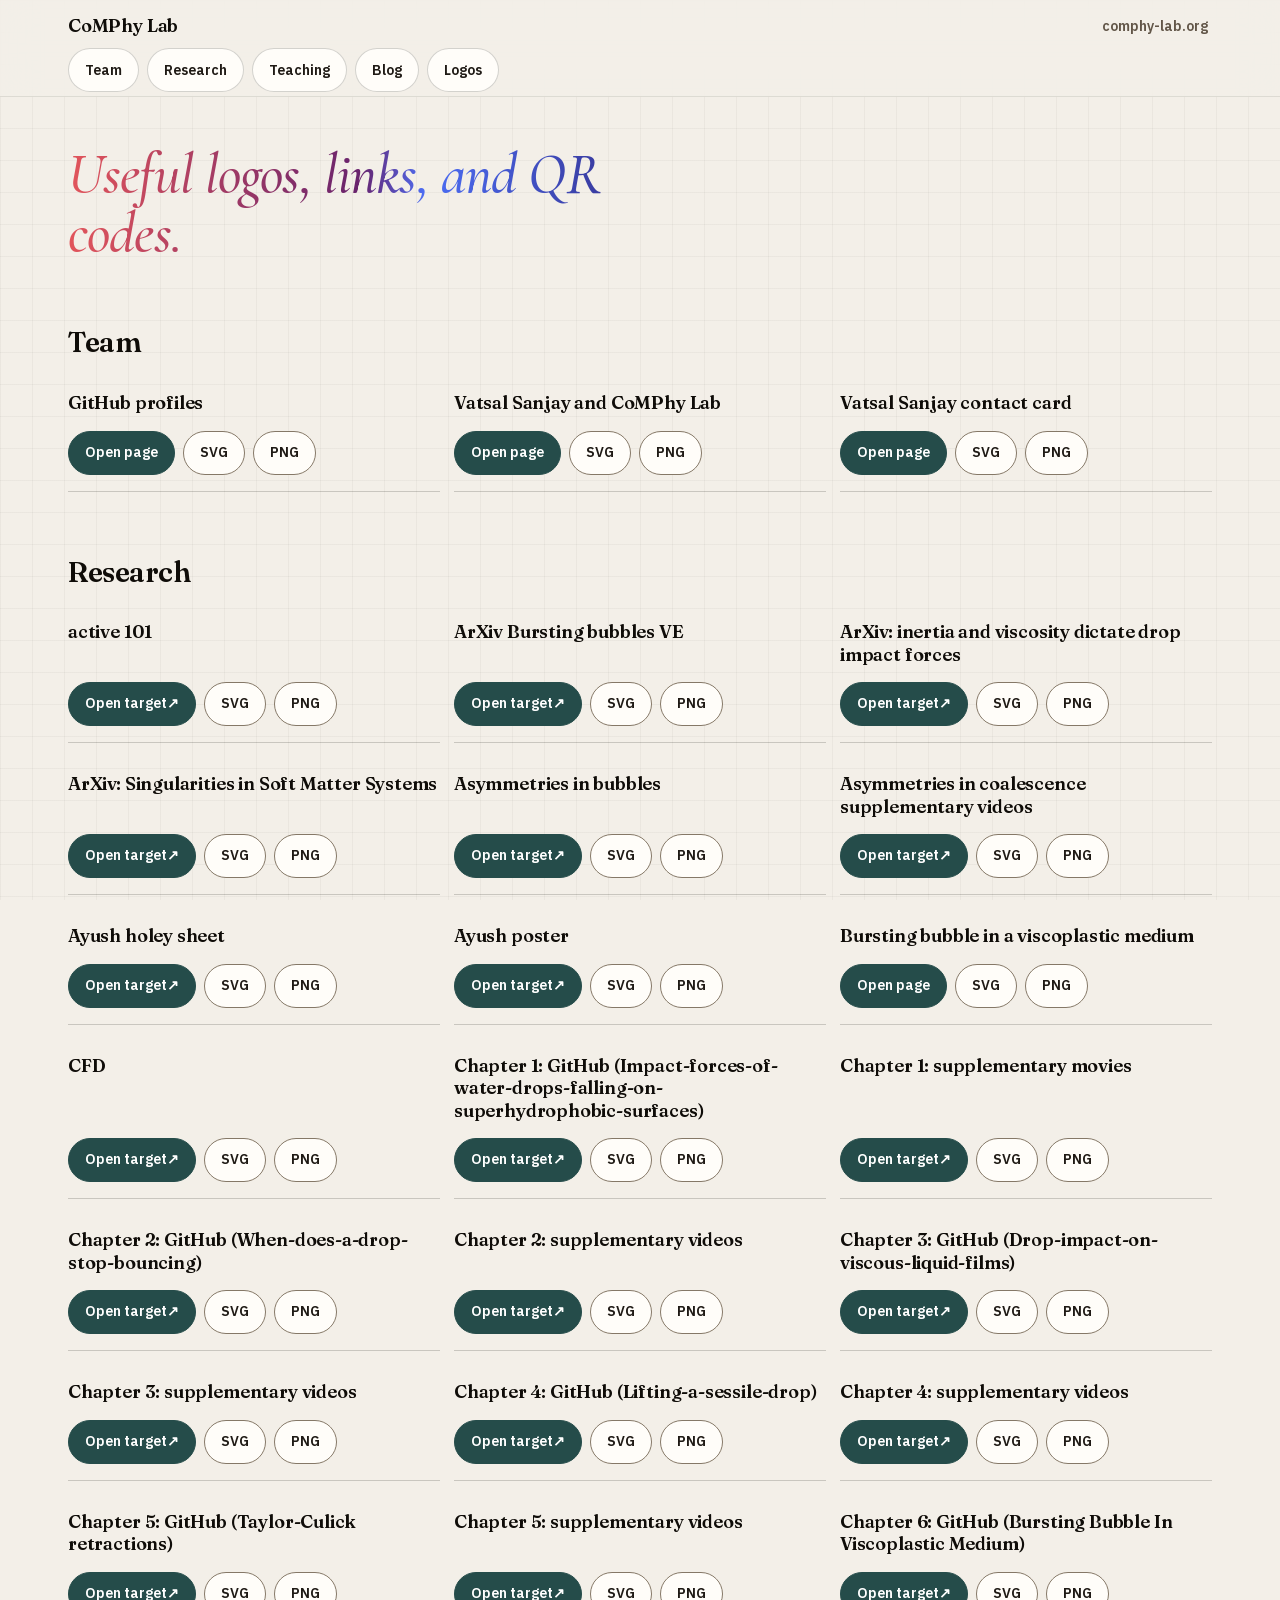
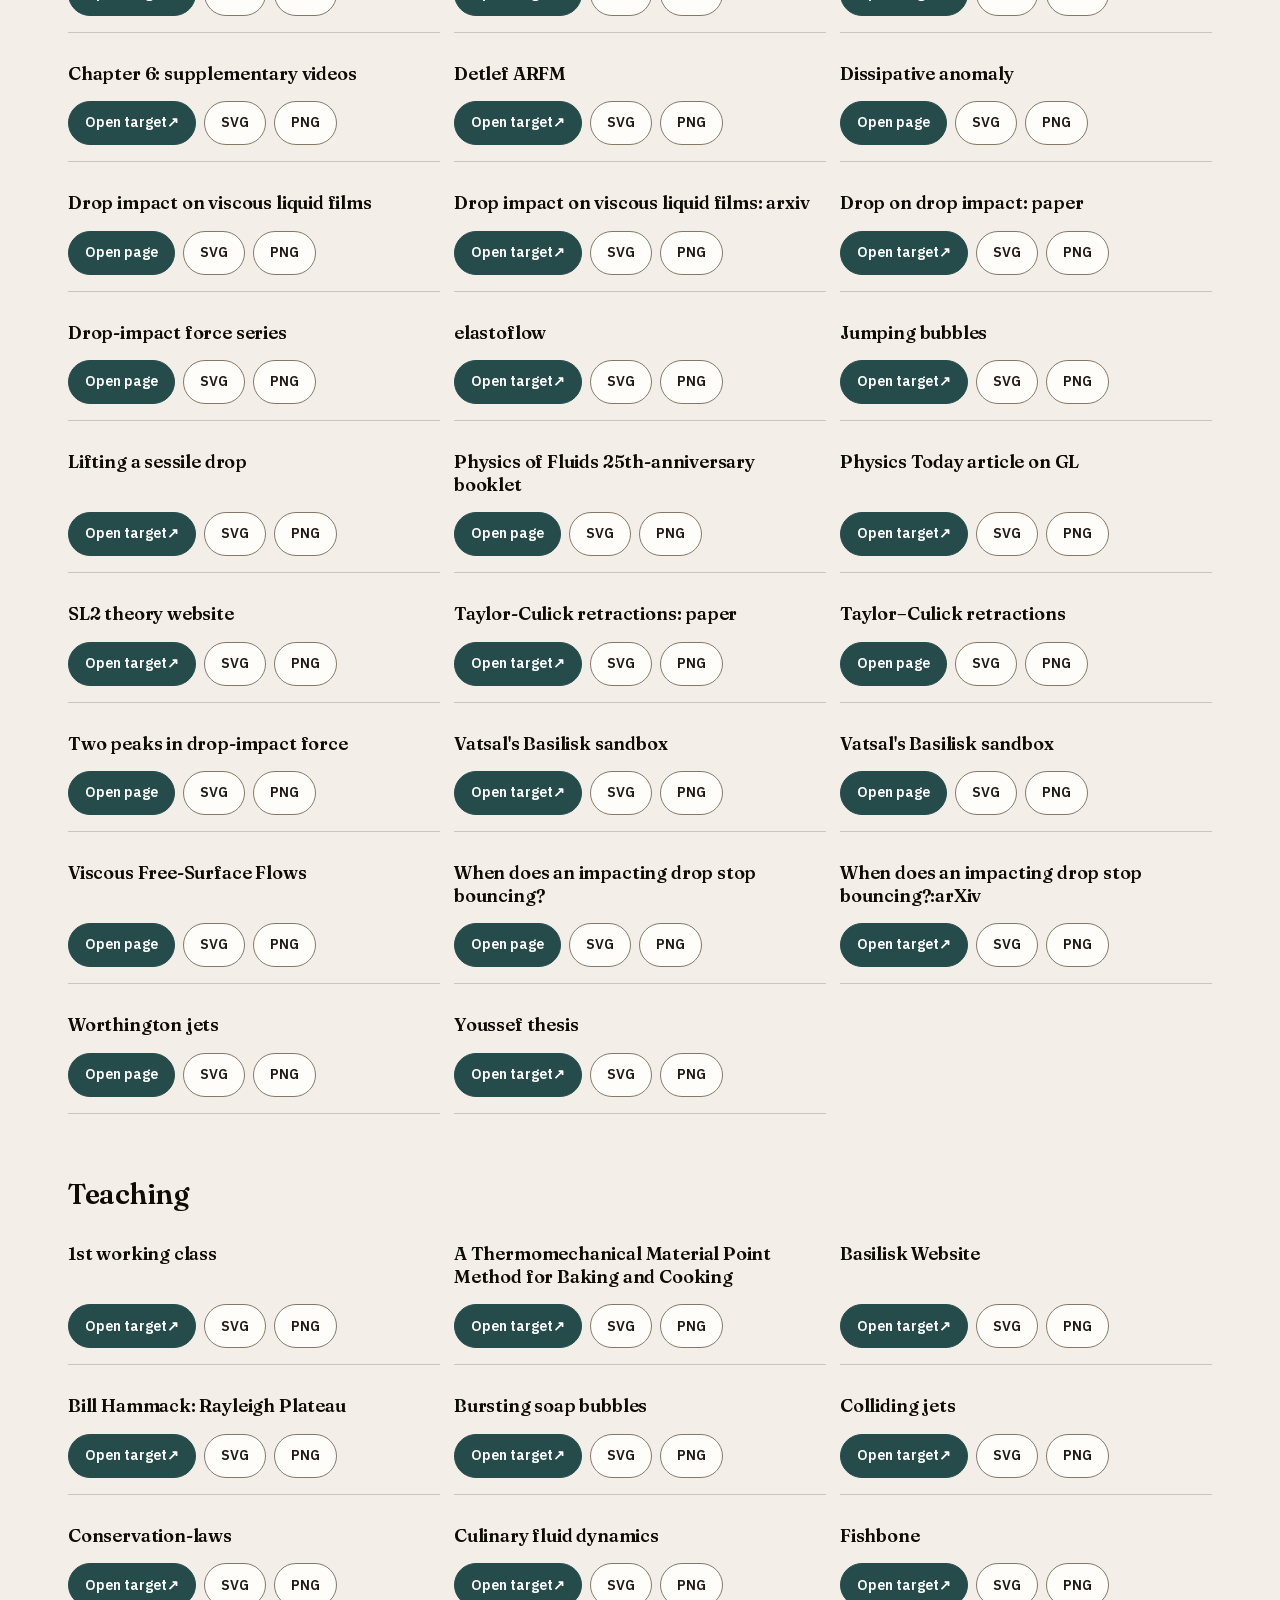
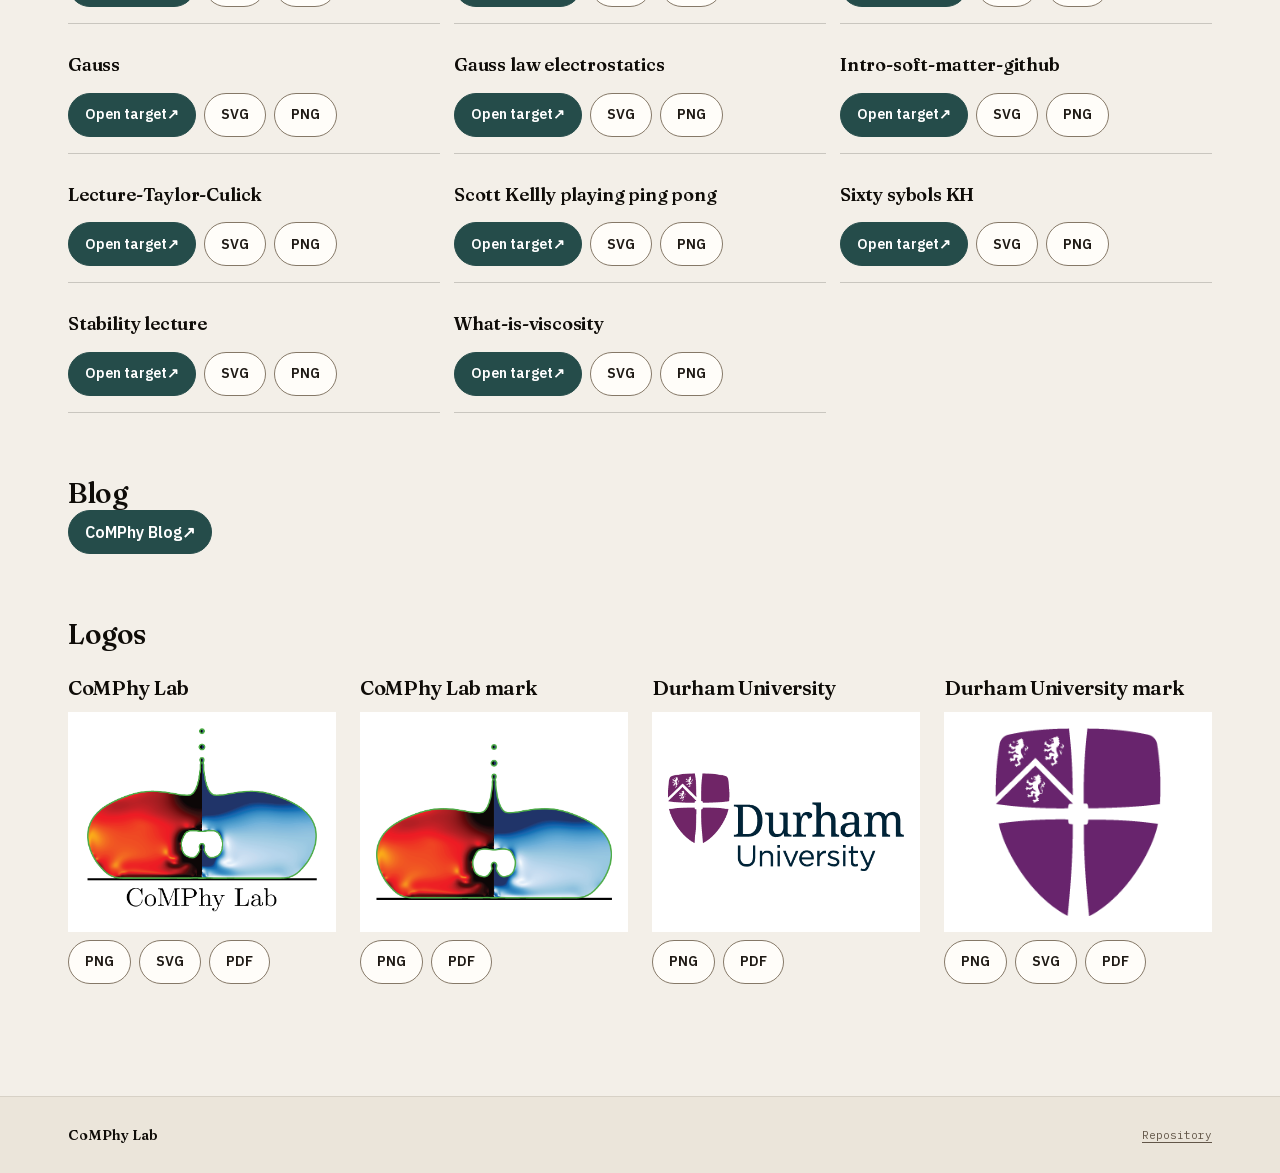
<file: site/index.html>
<!doctype html>
<html lang="en">
<head>
  <meta charset="utf-8">
  <meta name="viewport" content="width=device-width, initial-scale=1">
  <meta http-equiv="Content-Security-Policy" content="default-src &#x27;none&#x27;; img-src &#x27;self&#x27;; style-src &#x27;self&#x27;; font-src &#x27;self&#x27;; base-uri &#x27;none&#x27;; form-action &#x27;none&#x27;">
  <meta name="referrer" content="no-referrer">
  <title>CoMPhy Lab logos, links, and QR codes</title>
  <meta name="description" content="Useful logos, links, and QR codes.">
  <link rel="canonical" href="https://comphy-lab.org/qr-codes/">
  <link rel="stylesheet" href="assets/style.css">
</head>
<body>
  <header class="site-header">
    <div class="header-inner">
      <a class="brand" href="./" aria-label="CoMPhy Lab catalogue">
        <span class="brand-name">CoMPhy Lab</span>
      </a>
      <nav class="jump" aria-label="Catalogue sections">
        <a href="#team">Team</a>
        <a href="#research">Research</a>
        <a href="#teaching">Teaching</a>
        <a href="#blog">Blog</a>
        <a href="#logos">Logos</a>
      </nav>
      <a class="header-link" href="https://comphy-lab.org/" target="_blank" rel="noopener noreferrer" aria-label="comphy-lab.org (opens in a new tab)">comphy-lab.org</a>
    </div>
  </header>
  <main class="shell">
    <section class="hero">
      <h1 class="hero-title">Useful logos, links, and QR codes.</h1>
    </section>
    <span id="link-pages" aria-hidden="true"></span>
    <span id="direct-codes" aria-hidden="true"></span>
    <section class="group" id="team">
      <div class="group-head">
        <h2>Team</h2>
      </div>
      <ul class="card-grid" role="list" aria-label="Team">
        <li class="card">
          <h3>GitHub profiles</h3>
          <div class="card-foot">
            <a class="pill" href="github-profiles/" aria-label="Open GitHub profiles link page">Open page</a>
            <a class="pill pill--secondary" href="assets/qr/github-profiles.svg" download="github-profiles.svg" aria-label="Download SVG QR code for GitHub profiles">SVG</a>
            <a class="pill pill--secondary" href="assets/qr/github-profiles.png" download="github-profiles.png" aria-label="Download PNG QR code for GitHub profiles">PNG</a>
          </div>
        </li>
        <li class="card">
          <h3>Vatsal Sanjay and CoMPhy Lab</h3>
          <div class="card-foot">
            <a class="pill" href="vatsal-links/" aria-label="Open Vatsal Sanjay and CoMPhy Lab link page">Open page</a>
            <a class="pill pill--secondary" href="assets/qr/vatsal-links.svg" download="vatsal-links.svg" aria-label="Download SVG QR code for Vatsal Sanjay and CoMPhy Lab">SVG</a>
            <a class="pill pill--secondary" href="assets/qr/vatsal-links.png" download="vatsal-links.png" aria-label="Download PNG QR code for Vatsal Sanjay and CoMPhy Lab">PNG</a>
          </div>
        </li>
        <li class="card">
          <h3>Vatsal Sanjay contact card</h3>
          <div class="card-foot">
            <a class="pill" href="vatsal-sanjay/" aria-label="Open Vatsal Sanjay contact card link page">Open page</a>
            <a class="pill pill--secondary" href="assets/qr/vatsal-sanjay.svg" download="vatsal-sanjay.svg" aria-label="Download SVG QR code for Vatsal Sanjay contact card">SVG</a>
            <a class="pill pill--secondary" href="assets/qr/vatsal-sanjay.png" download="vatsal-sanjay.png" aria-label="Download PNG QR code for Vatsal Sanjay contact card">PNG</a>
          </div>
        </li>
      </ul>
    </section>
    <section class="group" id="research">
      <div class="group-head">
        <h2>Research</h2>
      </div>
      <ul class="card-grid" role="list" aria-label="Research">
        <li class="card">
          <h3>active 101</h3>
          <div class="card-foot">
            <a class="pill pill--external" href="https://github.com/comphy-lab/active101" target="_blank" rel="noopener noreferrer" aria-label="Open active 101 target (opens in a new tab)">Open target</a>
            <a class="pill pill--secondary" href="assets/qr/active-101.svg" download="active-101.svg" aria-label="Download SVG QR code for active 101">SVG</a>
            <a class="pill pill--secondary" href="assets/qr/active-101.png" download="active-101.png" aria-label="Download PNG QR code for active 101">PNG</a>
          </div>
        </li>
        <li class="card">
          <h3>ArXiv Bursting bubbles VE</h3>
          <div class="card-foot">
            <a class="pill pill--external" href="https://arxiv.org/pdf/2408.05089" target="_blank" rel="noopener noreferrer" aria-label="Open ArXiv Bursting bubbles VE target (opens in a new tab)">Open target</a>
            <a class="pill pill--secondary" href="assets/qr/arxiv-bursting-bubbles-ve.svg" download="arxiv-bursting-bubbles-ve.svg" aria-label="Download SVG QR code for ArXiv Bursting bubbles VE">SVG</a>
            <a class="pill pill--secondary" href="assets/qr/arxiv-bursting-bubbles-ve.png" download="arxiv-bursting-bubbles-ve.png" aria-label="Download PNG QR code for ArXiv Bursting bubbles VE">PNG</a>
          </div>
        </li>
        <li class="card">
          <h3>ArXiv: inertia and viscosity dictate drop impact forces</h3>
          <div class="card-foot">
            <a class="pill pill--external" href="https://arxiv.org/abs/2311.03012" target="_blank" rel="noopener noreferrer" aria-label="Open ArXiv: inertia and viscosity dictate drop impact forces target (opens in a new tab)">Open target</a>
            <a class="pill pill--secondary" href="assets/qr/arxiv-inertia-and-viscosity-dictate-drop-impact-forces.svg" download="arxiv-inertia-and-viscosity-dictate-drop-impact-forces.svg" aria-label="Download SVG QR code for ArXiv: inertia and viscosity dictate drop impact forces">SVG</a>
            <a class="pill pill--secondary" href="assets/qr/arxiv-inertia-and-viscosity-dictate-drop-impact-forces.png" download="arxiv-inertia-and-viscosity-dictate-drop-impact-forces.png" aria-label="Download PNG QR code for ArXiv: inertia and viscosity dictate drop impact forces">PNG</a>
          </div>
        </li>
        <li class="card">
          <h3>ArXiv: Singularities in Soft Matter Systems</h3>
          <div class="card-foot">
            <a class="pill pill--external" href="https://arxiv.org/pdf/2608.11060" target="_blank" rel="noopener noreferrer" aria-label="Open ArXiv: Singularities in Soft Matter Systems target (opens in a new tab)">Open target</a>
            <a class="pill pill--secondary" href="assets/qr/arxiv-singularities-soft-matter.svg" download="arxiv-singularities-soft-matter.svg" aria-label="Download SVG QR code for ArXiv: Singularities in Soft Matter Systems">SVG</a>
            <a class="pill pill--secondary" href="assets/qr/arxiv-singularities-soft-matter.png" download="arxiv-singularities-soft-matter.png" aria-label="Download PNG QR code for ArXiv: Singularities in Soft Matter Systems">PNG</a>
          </div>
        </li>
        <li class="card">
          <h3>Asymmetries in bubbles</h3>
          <div class="card-foot">
            <a class="pill pill--external" href="https://github.com/VatsalSy/Asymmetries-in-coalescence" target="_blank" rel="noopener noreferrer" aria-label="Open Asymmetries in bubbles target (opens in a new tab)">Open target</a>
            <a class="pill pill--secondary" href="assets/qr/asymmetries-in-bubbles.svg" download="asymmetries-in-bubbles.svg" aria-label="Download SVG QR code for Asymmetries in bubbles">SVG</a>
            <a class="pill pill--secondary" href="assets/qr/asymmetries-in-bubbles.png" download="asymmetries-in-bubbles.png" aria-label="Download PNG QR code for Asymmetries in bubbles">PNG</a>
          </div>
        </li>
        <li class="card">
          <h3>Asymmetries in coalescence supplementary videos</h3>
          <div class="card-foot">
            <a class="pill pill--external" href="https://youtube.com/playlist?list=PLf5C5HCrvhLGmYlRvTubMKUOlvxxsipWV" target="_blank" rel="noopener noreferrer" aria-label="Open Asymmetries in coalescence supplementary videos target (opens in a new tab)">Open target</a>
            <a class="pill pill--secondary" href="assets/qr/drop-injection-youtube-playlist.svg" download="drop-injection-youtube-playlist.svg" aria-label="Download SVG QR code for Asymmetries in coalescence supplementary videos">SVG</a>
            <a class="pill pill--secondary" href="assets/qr/drop-injection-youtube-playlist.png" download="drop-injection-youtube-playlist.png" aria-label="Download PNG QR code for Asymmetries in coalescence supplementary videos">PNG</a>
          </div>
        </li>
        <li class="card">
          <h3>Ayush holey sheet</h3>
          <div class="card-foot">
            <a class="pill pill--external" href="https://www.youtube.com/playlist?list=PLiHEqeURsoWrPrAM229oHIBuuoo6_5M1O" target="_blank" rel="noopener noreferrer" aria-label="Open Ayush holey sheet target (opens in a new tab)">Open target</a>
            <a class="pill pill--secondary" href="assets/qr/ayush-holey-sheet.svg" download="ayush-holey-sheet.svg" aria-label="Download SVG QR code for Ayush holey sheet">SVG</a>
            <a class="pill pill--secondary" href="assets/qr/ayush-holey-sheet.png" download="ayush-holey-sheet.png" aria-label="Download PNG QR code for Ayush holey sheet">PNG</a>
          </div>
        </li>
        <li class="card">
          <h3>Ayush poster</h3>
          <div class="card-foot">
            <a class="pill pill--external" href="https://doi.org/10.1017/jfm.2025.237" target="_blank" rel="noopener noreferrer" aria-label="Open Ayush poster target (opens in a new tab)">Open target</a>
            <a class="pill pill--secondary" href="assets/qr/ayush-poster.svg" download="ayush-poster.svg" aria-label="Download SVG QR code for Ayush poster">SVG</a>
            <a class="pill pill--secondary" href="assets/qr/ayush-poster.png" download="ayush-poster.png" aria-label="Download PNG QR code for Ayush poster">PNG</a>
          </div>
        </li>
        <li class="card">
          <h3>Bursting bubble in a viscoplastic medium</h3>
          <div class="card-foot">
            <a class="pill" href="bursting-bubble-paper/" aria-label="Open Bursting bubble in a viscoplastic medium link page">Open page</a>
            <a class="pill pill--secondary" href="assets/qr/bursting-bubble-paper.svg" download="bursting-bubble-paper.svg" aria-label="Download SVG QR code for Bursting bubble in a viscoplastic medium">SVG</a>
            <a class="pill pill--secondary" href="assets/qr/bursting-bubble-paper.png" download="bursting-bubble-paper.png" aria-label="Download PNG QR code for Bursting bubble in a viscoplastic medium">PNG</a>
          </div>
        </li>
        <li class="card">
          <h3>CFD</h3>
          <div class="card-foot">
            <a class="pill pill--external" href="https://github.com/VatsalSy/hyphal-flow" target="_blank" rel="noopener noreferrer" aria-label="Open CFD target (opens in a new tab)">Open target</a>
            <a class="pill pill--secondary" href="assets/qr/cfd.svg" download="cfd.svg" aria-label="Download SVG QR code for CFD">SVG</a>
            <a class="pill pill--secondary" href="assets/qr/cfd.png" download="cfd.png" aria-label="Download PNG QR code for CFD">PNG</a>
          </div>
        </li>
        <li class="card">
          <h3>Chapter 1: GitHub (Impact-forces-of-water-drops-falling-on-superhydrophobic-surfaces)</h3>
          <div class="card-foot">
            <a class="pill pill--external" href="https://github.com/VatsalSy/Impact-forces-of-water-drops-falling-on-superhydrophobic-surfaces" target="_blank" rel="noopener noreferrer" aria-label="Open Chapter 1: GitHub (Impact-forces-of-water-drops-falling-on-superhydrophobic-surfaces) target (opens in a new tab)">Open target</a>
            <a class="pill pill--secondary" href="assets/qr/chapter-1-github-impact-forces-of-water-drops-falling-on-superhydrophobic-surfaces.svg" download="chapter-1-github-impact-forces-of-water-drops-falling-on-superhydrophobic-surfaces.svg" aria-label="Download SVG QR code for Chapter 1: GitHub (Impact-forces-of-water-drops-falling-on-superhydrophobic-surfaces)">SVG</a>
            <a class="pill pill--secondary" href="assets/qr/chapter-1-github-impact-forces-of-water-drops-falling-on-superhydrophobic-surfaces.png" download="chapter-1-github-impact-forces-of-water-drops-falling-on-superhydrophobic-surfaces.png" aria-label="Download PNG QR code for Chapter 1: GitHub (Impact-forces-of-water-drops-falling-on-superhydrophobic-surfaces)">PNG</a>
          </div>
        </li>
        <li class="card">
          <h3>Chapter 1: supplementary movies</h3>
          <div class="card-foot">
            <a class="pill pill--external" href="https://youtube.com/playlist?list=PLf5C5HCrvhLGmlYTF1Gg2WviZ-Bkmy2qr" target="_blank" rel="noopener noreferrer" aria-label="Open Chapter 1: supplementary movies target (opens in a new tab)">Open target</a>
            <a class="pill pill--secondary" href="assets/qr/chapter-1-supplementary-movies.svg" download="chapter-1-supplementary-movies.svg" aria-label="Download SVG QR code for Chapter 1: supplementary movies">SVG</a>
            <a class="pill pill--secondary" href="assets/qr/chapter-1-supplementary-movies.png" download="chapter-1-supplementary-movies.png" aria-label="Download PNG QR code for Chapter 1: supplementary movies">PNG</a>
          </div>
        </li>
        <li class="card">
          <h3>Chapter 2: GitHub (When-does-a-drop-stop-bouncing)</h3>
          <div class="card-foot">
            <a class="pill pill--external" href="https://github.com/VatsalSy/When-does-a-drop-stop-bouncing" target="_blank" rel="noopener noreferrer" aria-label="Open Chapter 2: GitHub (When-does-a-drop-stop-bouncing) target (opens in a new tab)">Open target</a>
            <a class="pill pill--secondary" href="assets/qr/chapter-2-github-when-does-a-drop-stop-bouncing.svg" download="chapter-2-github-when-does-a-drop-stop-bouncing.svg" aria-label="Download SVG QR code for Chapter 2: GitHub (When-does-a-drop-stop-bouncing)">SVG</a>
            <a class="pill pill--secondary" href="assets/qr/chapter-2-github-when-does-a-drop-stop-bouncing.png" download="chapter-2-github-when-does-a-drop-stop-bouncing.png" aria-label="Download PNG QR code for Chapter 2: GitHub (When-does-a-drop-stop-bouncing)">PNG</a>
          </div>
        </li>
        <li class="card">
          <h3>Chapter 2: supplementary videos</h3>
          <div class="card-foot">
            <a class="pill pill--external" href="https://youtube.com/playlist?list=PLf5C5HCrvhLHG5t3iPscUuEp_gbD4XHyU" target="_blank" rel="noopener noreferrer" aria-label="Open Chapter 2: supplementary videos target (opens in a new tab)">Open target</a>
            <a class="pill pill--secondary" href="assets/qr/chapter-2-supplementary-videos.svg" download="chapter-2-supplementary-videos.svg" aria-label="Download SVG QR code for Chapter 2: supplementary videos">SVG</a>
            <a class="pill pill--secondary" href="assets/qr/chapter-2-supplementary-videos.png" download="chapter-2-supplementary-videos.png" aria-label="Download PNG QR code for Chapter 2: supplementary videos">PNG</a>
          </div>
        </li>
        <li class="card">
          <h3>Chapter 3: GitHub (Drop-impact-on-viscous-liquid-films)</h3>
          <div class="card-foot">
            <a class="pill pill--external" href="https://github.com/VatsalSy/Drop-impact-on-viscous-liquid-films" target="_blank" rel="noopener noreferrer" aria-label="Open Chapter 3: GitHub (Drop-impact-on-viscous-liquid-films) target (opens in a new tab)">Open target</a>
            <a class="pill pill--secondary" href="assets/qr/chapter-3-github-drop-impact-on-viscous-liquid-films.svg" download="chapter-3-github-drop-impact-on-viscous-liquid-films.svg" aria-label="Download SVG QR code for Chapter 3: GitHub (Drop-impact-on-viscous-liquid-films)">SVG</a>
            <a class="pill pill--secondary" href="assets/qr/chapter-3-github-drop-impact-on-viscous-liquid-films.png" download="chapter-3-github-drop-impact-on-viscous-liquid-films.png" aria-label="Download PNG QR code for Chapter 3: GitHub (Drop-impact-on-viscous-liquid-films)">PNG</a>
          </div>
        </li>
        <li class="card">
          <h3>Chapter 3: supplementary videos</h3>
          <div class="card-foot">
            <a class="pill pill--external" href="https://youtube.com/playlist?list=PLf5C5HCrvhLHJXLqwpylEwYc2rVtTsCUX" target="_blank" rel="noopener noreferrer" aria-label="Open Chapter 3: supplementary videos target (opens in a new tab)">Open target</a>
            <a class="pill pill--secondary" href="assets/qr/chapter-3-supplementary-videos.svg" download="chapter-3-supplementary-videos.svg" aria-label="Download SVG QR code for Chapter 3: supplementary videos">SVG</a>
            <a class="pill pill--secondary" href="assets/qr/chapter-3-supplementary-videos.png" download="chapter-3-supplementary-videos.png" aria-label="Download PNG QR code for Chapter 3: supplementary videos">PNG</a>
          </div>
        </li>
        <li class="card">
          <h3>Chapter 4: GitHub (Lifting-a-sessile-drop)</h3>
          <div class="card-foot">
            <a class="pill pill--external" href="https://github.com/VatsalSy/Lifting-a-sessile-drop" target="_blank" rel="noopener noreferrer" aria-label="Open Chapter 4: GitHub (Lifting-a-sessile-drop) target (opens in a new tab)">Open target</a>
            <a class="pill pill--secondary" href="assets/qr/chapter-4-github-lifting-a-sessile-drop.svg" download="chapter-4-github-lifting-a-sessile-drop.svg" aria-label="Download SVG QR code for Chapter 4: GitHub (Lifting-a-sessile-drop)">SVG</a>
            <a class="pill pill--secondary" href="assets/qr/chapter-4-github-lifting-a-sessile-drop.png" download="chapter-4-github-lifting-a-sessile-drop.png" aria-label="Download PNG QR code for Chapter 4: GitHub (Lifting-a-sessile-drop)">PNG</a>
          </div>
        </li>
        <li class="card">
          <h3>Chapter 4: supplementary videos</h3>
          <div class="card-foot">
            <a class="pill pill--external" href="https://youtube.com/playlist?list=PLf5C5HCrvhLEX9_VlqlK99mdtxtu1l-HQ" target="_blank" rel="noopener noreferrer" aria-label="Open Chapter 4: supplementary videos target (opens in a new tab)">Open target</a>
            <a class="pill pill--secondary" href="assets/qr/chapter-4-supplementary-videos.svg" download="chapter-4-supplementary-videos.svg" aria-label="Download SVG QR code for Chapter 4: supplementary videos">SVG</a>
            <a class="pill pill--secondary" href="assets/qr/chapter-4-supplementary-videos.png" download="chapter-4-supplementary-videos.png" aria-label="Download PNG QR code for Chapter 4: supplementary videos">PNG</a>
          </div>
        </li>
        <li class="card">
          <h3>Chapter 5: GitHub (Taylor-Culick retractions)</h3>
          <div class="card-foot">
            <a class="pill pill--external" href="https://github.com/VatsalSy/Taylor-Culick-retractions" target="_blank" rel="noopener noreferrer" aria-label="Open Chapter 5: GitHub (Taylor-Culick retractions) target (opens in a new tab)">Open target</a>
            <a class="pill pill--secondary" href="assets/qr/chapter-5-github-taylor-culick-retractions.svg" download="chapter-5-github-taylor-culick-retractions.svg" aria-label="Download SVG QR code for Chapter 5: GitHub (Taylor-Culick retractions)">SVG</a>
            <a class="pill pill--secondary" href="assets/qr/chapter-5-github-taylor-culick-retractions.png" download="chapter-5-github-taylor-culick-retractions.png" aria-label="Download PNG QR code for Chapter 5: GitHub (Taylor-Culick retractions)">PNG</a>
          </div>
        </li>
        <li class="card">
          <h3>Chapter 5: supplementary videos</h3>
          <div class="card-foot">
            <a class="pill pill--external" href="https://youtube.com/playlist?list=PLf5C5HCrvhLHsSDmgLAql-hcAEZrejs2V" target="_blank" rel="noopener noreferrer" aria-label="Open Chapter 5: supplementary videos target (opens in a new tab)">Open target</a>
            <a class="pill pill--secondary" href="assets/qr/chapter-5-supplementary-videos.svg" download="chapter-5-supplementary-videos.svg" aria-label="Download SVG QR code for Chapter 5: supplementary videos">SVG</a>
            <a class="pill pill--secondary" href="assets/qr/chapter-5-supplementary-videos.png" download="chapter-5-supplementary-videos.png" aria-label="Download PNG QR code for Chapter 5: supplementary videos">PNG</a>
          </div>
        </li>
        <li class="card">
          <h3>Chapter 6: GitHub (Bursting Bubble In Viscoplastic Medium)</h3>
          <div class="card-foot">
            <a class="pill pill--external" href="https://github.com/VatsalSy/Bursting-Bubble-In-a-Viscoplastic-Medium" target="_blank" rel="noopener noreferrer" aria-label="Open Chapter 6: GitHub (Bursting Bubble In Viscoplastic Medium) target (opens in a new tab)">Open target</a>
            <a class="pill pill--secondary" href="assets/qr/chapter-6-github-bursting-bubble-in-viscoplastic-medium.svg" download="chapter-6-github-bursting-bubble-in-viscoplastic-medium.svg" aria-label="Download SVG QR code for Chapter 6: GitHub (Bursting Bubble In Viscoplastic Medium)">SVG</a>
            <a class="pill pill--secondary" href="assets/qr/chapter-6-github-bursting-bubble-in-viscoplastic-medium.png" download="chapter-6-github-bursting-bubble-in-viscoplastic-medium.png" aria-label="Download PNG QR code for Chapter 6: GitHub (Bursting Bubble In Viscoplastic Medium)">PNG</a>
          </div>
        </li>
        <li class="card">
          <h3>Chapter 6: supplementary videos</h3>
          <div class="card-foot">
            <a class="pill pill--external" href="https://youtube.com/playlist?list=PLf5C5HCrvhLFETl6iaRr21pzr5Xab1OCM" target="_blank" rel="noopener noreferrer" aria-label="Open Chapter 6: supplementary videos target (opens in a new tab)">Open target</a>
            <a class="pill pill--secondary" href="assets/qr/chapter-6-supplementary-videos.svg" download="chapter-6-supplementary-videos.svg" aria-label="Download SVG QR code for Chapter 6: supplementary videos">SVG</a>
            <a class="pill pill--secondary" href="assets/qr/chapter-6-supplementary-videos.png" download="chapter-6-supplementary-videos.png" aria-label="Download PNG QR code for Chapter 6: supplementary videos">PNG</a>
          </div>
        </li>
        <li class="card">
          <h3>Detlef ARFM</h3>
          <div class="card-foot">
            <a class="pill pill--external" href="https://doi.org/10.1146/annurev-fluid-022321-114001" target="_blank" rel="noopener noreferrer" aria-label="Open Detlef ARFM target (opens in a new tab)">Open target</a>
            <a class="pill pill--secondary" href="assets/qr/detlef-arfm.svg" download="detlef-arfm.svg" aria-label="Download SVG QR code for Detlef ARFM">SVG</a>
            <a class="pill pill--secondary" href="assets/qr/detlef-arfm.png" download="detlef-arfm.png" aria-label="Download PNG QR code for Detlef ARFM">PNG</a>
          </div>
        </li>
        <li class="card">
          <h3>Dissipative anomaly</h3>
          <div class="card-foot">
            <a class="pill" href="dissipative-anomaly/" aria-label="Open Dissipative anomaly link page">Open page</a>
            <a class="pill pill--secondary" href="assets/qr/dissipative-anomaly.svg" download="dissipative-anomaly.svg" aria-label="Download SVG QR code for Dissipative anomaly">SVG</a>
            <a class="pill pill--secondary" href="assets/qr/dissipative-anomaly.png" download="dissipative-anomaly.png" aria-label="Download PNG QR code for Dissipative anomaly">PNG</a>
          </div>
        </li>
        <li class="card">
          <h3>Drop impact on viscous liquid films</h3>
          <div class="card-foot">
            <a class="pill" href="drop-impact-jfm/" aria-label="Open Drop impact on viscous liquid films link page">Open page</a>
            <a class="pill pill--secondary" href="assets/qr/drop-impact-jfm.svg" download="drop-impact-jfm.svg" aria-label="Download SVG QR code for Drop impact on viscous liquid films">SVG</a>
            <a class="pill pill--secondary" href="assets/qr/drop-impact-jfm.png" download="drop-impact-jfm.png" aria-label="Download PNG QR code for Drop impact on viscous liquid films">PNG</a>
          </div>
        </li>
        <li class="card">
          <h3>Drop impact on viscous liquid films: arxiv</h3>
          <div class="card-foot">
            <a class="pill pill--external" href="https://arxiv.org/abs/2206.06298" target="_blank" rel="noopener noreferrer" aria-label="Open Drop impact on viscous liquid films: arxiv target (opens in a new tab)">Open target</a>
            <a class="pill pill--secondary" href="assets/qr/drop-impact-on-viscous-liquid-films-arxiv.svg" download="drop-impact-on-viscous-liquid-films-arxiv.svg" aria-label="Download SVG QR code for Drop impact on viscous liquid films: arxiv">SVG</a>
            <a class="pill pill--secondary" href="assets/qr/drop-impact-on-viscous-liquid-films-arxiv.png" download="drop-impact-on-viscous-liquid-films-arxiv.png" aria-label="Download PNG QR code for Drop impact on viscous liquid films: arxiv">PNG</a>
          </div>
        </li>
        <li class="card">
          <h3>Drop on drop impact: paper</h3>
          <div class="card-foot">
            <a class="pill pill--external" href="https://doi.org/10.1126/sciadv.aba4330" target="_blank" rel="noopener noreferrer" aria-label="Open Drop on drop impact: paper target (opens in a new tab)">Open target</a>
            <a class="pill pill--secondary" href="assets/qr/drop-on-drop-impact-paper.svg" download="drop-on-drop-impact-paper.svg" aria-label="Download SVG QR code for Drop on drop impact: paper">SVG</a>
            <a class="pill pill--secondary" href="assets/qr/drop-on-drop-impact-paper.png" download="drop-on-drop-impact-paper.png" aria-label="Download PNG QR code for Drop on drop impact: paper">PNG</a>
          </div>
        </li>
        <li class="card">
          <h3>Drop-impact force series</h3>
          <div class="card-foot">
            <a class="pill" href="drop-impact-series/" aria-label="Open Drop-impact force series link page">Open page</a>
            <a class="pill pill--secondary" href="assets/qr/drop-impact-series.svg" download="drop-impact-series.svg" aria-label="Download SVG QR code for Drop-impact force series">SVG</a>
            <a class="pill pill--secondary" href="assets/qr/drop-impact-series.png" download="drop-impact-series.png" aria-label="Download PNG QR code for Drop-impact force series">PNG</a>
          </div>
        </li>
        <li class="card">
          <h3>elastoflow</h3>
          <div class="card-foot">
            <a class="pill pill--external" href="https://github.com/comphy-lab/Viscoelastic3D" target="_blank" rel="noopener noreferrer" aria-label="Open elastoflow target (opens in a new tab)">Open target</a>
            <a class="pill pill--secondary" href="assets/qr/elastoflow.svg" download="elastoflow.svg" aria-label="Download SVG QR code for elastoflow">SVG</a>
            <a class="pill pill--secondary" href="assets/qr/elastoflow.png" download="elastoflow.png" aria-label="Download PNG QR code for elastoflow">PNG</a>
          </div>
        </li>
        <li class="card">
          <h3>Jumping bubbles</h3>
          <div class="card-foot">
            <a class="pill pill--external" href="https://github.com/comphy-lab/JumpingBubbles" target="_blank" rel="noopener noreferrer" aria-label="Open Jumping bubbles target (opens in a new tab)">Open target</a>
            <a class="pill pill--secondary" href="assets/qr/jumping-bubbles.svg" download="jumping-bubbles.svg" aria-label="Download SVG QR code for Jumping bubbles">SVG</a>
            <a class="pill pill--secondary" href="assets/qr/jumping-bubbles.png" download="jumping-bubbles.png" aria-label="Download PNG QR code for Jumping bubbles">PNG</a>
          </div>
        </li>
        <li class="card">
          <h3>Lifting a sessile drop</h3>
          <div class="card-foot">
            <a class="pill pill--external" href="https://doi.org/10.1126/sciadv.aba4330" target="_blank" rel="noopener noreferrer" aria-label="Open Lifting a sessile drop target (opens in a new tab)">Open target</a>
            <a class="pill pill--secondary" href="assets/qr/lifting-a-sessile-drop.svg" download="lifting-a-sessile-drop.svg" aria-label="Download SVG QR code for Lifting a sessile drop">SVG</a>
            <a class="pill pill--secondary" href="assets/qr/lifting-a-sessile-drop.png" download="lifting-a-sessile-drop.png" aria-label="Download PNG QR code for Lifting a sessile drop">PNG</a>
          </div>
        </li>
        <li class="card">
          <h3>Physics of Fluids 25th-anniversary booklet</h3>
          <div class="card-foot">
            <a class="pill" href="pof25-booklet/" aria-label="Open Physics of Fluids 25th-anniversary booklet link page">Open page</a>
            <a class="pill pill--secondary" href="assets/qr/pof25-booklet.svg" download="pof25-booklet.svg" aria-label="Download SVG QR code for Physics of Fluids 25th-anniversary booklet">SVG</a>
            <a class="pill pill--secondary" href="assets/qr/pof25-booklet.png" download="pof25-booklet.png" aria-label="Download PNG QR code for Physics of Fluids 25th-anniversary booklet">PNG</a>
          </div>
        </li>
        <li class="card">
          <h3>Physics Today article on GL</h3>
          <div class="card-foot">
            <a class="pill pill--external" href="https://pof.tnw.utwente.nl/media/files/Articles/2023_PhysToday_TurbulentThermalConvection.pdf" target="_blank" rel="noopener noreferrer" aria-label="Open Physics Today article on GL target (opens in a new tab)">Open target</a>
            <a class="pill pill--secondary" href="assets/qr/physics-today-article-on-gl.svg" download="physics-today-article-on-gl.svg" aria-label="Download SVG QR code for Physics Today article on GL">SVG</a>
            <a class="pill pill--secondary" href="assets/qr/physics-today-article-on-gl.png" download="physics-today-article-on-gl.png" aria-label="Download PNG QR code for Physics Today article on GL">PNG</a>
          </div>
        </li>
        <li class="card">
          <h3>SL2 theory website</h3>
          <div class="card-foot">
            <a class="pill pill--external" href="https://doi.org/10.1103/PhysRevLett.134.104003" target="_blank" rel="noopener noreferrer" aria-label="Open SL2 theory website target (opens in a new tab)">Open target</a>
            <a class="pill pill--secondary" href="assets/qr/sl2-theory-website.svg" download="sl2-theory-website.svg" aria-label="Download SVG QR code for SL2 theory website">SVG</a>
            <a class="pill pill--secondary" href="assets/qr/sl2-theory-website.png" download="sl2-theory-website.png" aria-label="Download PNG QR code for SL2 theory website">PNG</a>
          </div>
        </li>
        <li class="card">
          <h3>Taylor-Culick retractions: paper</h3>
          <div class="card-foot">
            <a class="pill pill--external" href="https://doi.org/10.1017/jfm.2022.671" target="_blank" rel="noopener noreferrer" aria-label="Open Taylor-Culick retractions: paper target (opens in a new tab)">Open target</a>
            <a class="pill pill--secondary" href="assets/qr/taylor-culick-retractions-paper.svg" download="taylor-culick-retractions-paper.svg" aria-label="Download SVG QR code for Taylor-Culick retractions: paper">SVG</a>
            <a class="pill pill--secondary" href="assets/qr/taylor-culick-retractions-paper.png" download="taylor-culick-retractions-paper.png" aria-label="Download PNG QR code for Taylor-Culick retractions: paper">PNG</a>
          </div>
        </li>
        <li class="card">
          <h3>Taylor–Culick retractions</h3>
          <div class="card-foot">
            <a class="pill" href="taylor-culick-retraction-and-the-influence-of-surrounding-dynamic/" aria-label="Open Taylor–Culick retractions link page">Open page</a>
            <a class="pill pill--secondary" href="assets/qr/taylor-culick-retraction-and-the-influence-of-surrounding-dynamic.svg" download="taylor-culick-retraction-and-the-influence-of-surrounding-dynamic.svg" aria-label="Download SVG QR code for Taylor–Culick retractions">SVG</a>
            <a class="pill pill--secondary" href="assets/qr/taylor-culick-retraction-and-the-influence-of-surrounding-dynamic.png" download="taylor-culick-retraction-and-the-influence-of-surrounding-dynamic.png" aria-label="Download PNG QR code for Taylor–Culick retractions">PNG</a>
          </div>
        </li>
        <li class="card">
          <h3>Two peaks in drop-impact force</h3>
          <div class="card-foot">
            <a class="pill" href="prl-two-peaks/" aria-label="Open Two peaks in drop-impact force link page">Open page</a>
            <a class="pill pill--secondary" href="assets/qr/prl-two-peaks.svg" download="prl-two-peaks.svg" aria-label="Download SVG QR code for Two peaks in drop-impact force">SVG</a>
            <a class="pill pill--secondary" href="assets/qr/prl-two-peaks.png" download="prl-two-peaks.png" aria-label="Download PNG QR code for Two peaks in drop-impact force">PNG</a>
          </div>
        </li>
        <li class="card">
          <h3>Vatsal&#x27;s Basilisk sandbox</h3>
          <div class="card-foot">
            <a class="pill pill--external" href="https://basilisk.fr/sandbox/vatsal/" target="_blank" rel="noopener noreferrer" aria-label="Open Vatsal&#x27;s Basilisk sandbox target (opens in a new tab)">Open target</a>
            <a class="pill pill--secondary" href="assets/qr/basilisk-sandbox.svg" download="basilisk-sandbox.svg" aria-label="Download SVG QR code for Vatsal&#x27;s Basilisk sandbox">SVG</a>
            <a class="pill pill--secondary" href="assets/qr/basilisk-sandbox.png" download="basilisk-sandbox.png" aria-label="Download PNG QR code for Vatsal&#x27;s Basilisk sandbox">PNG</a>
          </div>
        </li>
        <li class="card">
          <h3>Vatsal&#x27;s Basilisk sandbox</h3>
          <div class="card-foot">
            <a class="pill" href="basilisk-sandbox-dynamic/" aria-label="Open Vatsal&#x27;s Basilisk sandbox link page">Open page</a>
            <a class="pill pill--secondary" href="assets/qr/basilisk-sandbox-dynamic.svg" download="basilisk-sandbox-dynamic.svg" aria-label="Download SVG QR code for Vatsal&#x27;s Basilisk sandbox">SVG</a>
            <a class="pill pill--secondary" href="assets/qr/basilisk-sandbox-dynamic.png" download="basilisk-sandbox-dynamic.png" aria-label="Download PNG QR code for Vatsal&#x27;s Basilisk sandbox">PNG</a>
          </div>
        </li>
        <li class="card">
          <h3>Viscous Free-Surface Flows</h3>
          <div class="card-foot">
            <a class="pill" href="my-phd-thesis/" aria-label="Open Viscous Free-Surface Flows link page">Open page</a>
            <a class="pill pill--secondary" href="assets/qr/my-phd-thesis.svg" download="my-phd-thesis.svg" aria-label="Download SVG QR code for Viscous Free-Surface Flows">SVG</a>
            <a class="pill pill--secondary" href="assets/qr/my-phd-thesis.png" download="my-phd-thesis.png" aria-label="Download PNG QR code for Viscous Free-Surface Flows">PNG</a>
          </div>
        </li>
        <li class="card">
          <h3>When does an impacting drop stop bouncing?</h3>
          <div class="card-foot">
            <a class="pill" href="when-does-an-impacting-drop-stop-bouncing/" aria-label="Open When does an impacting drop stop bouncing? link page">Open page</a>
            <a class="pill pill--secondary" href="assets/qr/when-does-an-impacting-drop-stop-bouncing.svg" download="when-does-an-impacting-drop-stop-bouncing.svg" aria-label="Download SVG QR code for When does an impacting drop stop bouncing?">SVG</a>
            <a class="pill pill--secondary" href="assets/qr/when-does-an-impacting-drop-stop-bouncing.png" download="when-does-an-impacting-drop-stop-bouncing.png" aria-label="Download PNG QR code for When does an impacting drop stop bouncing?">PNG</a>
          </div>
        </li>
        <li class="card">
          <h3>When does an impacting drop stop bouncing?:arXiv</h3>
          <div class="card-foot">
            <a class="pill pill--external" href="https://arxiv.org/abs/2208.05935" target="_blank" rel="noopener noreferrer" aria-label="Open When does an impacting drop stop bouncing?:arXiv target (opens in a new tab)">Open target</a>
            <a class="pill pill--secondary" href="assets/qr/when-does-an-impacting-drop-stop-bouncing-arxiv.svg" download="when-does-an-impacting-drop-stop-bouncing-arxiv.svg" aria-label="Download SVG QR code for When does an impacting drop stop bouncing?:arXiv">SVG</a>
            <a class="pill pill--secondary" href="assets/qr/when-does-an-impacting-drop-stop-bouncing-arxiv.png" download="when-does-an-impacting-drop-stop-bouncing-arxiv.png" aria-label="Download PNG QR code for When does an impacting drop stop bouncing?:arXiv">PNG</a>
          </div>
        </li>
        <li class="card">
          <h3>Worthington jets</h3>
          <div class="card-foot">
            <a class="pill" href="worthington-jets/" aria-label="Open Worthington jets link page">Open page</a>
            <a class="pill pill--secondary" href="assets/qr/worthington-jets.svg" download="worthington-jets.svg" aria-label="Download SVG QR code for Worthington jets">SVG</a>
            <a class="pill pill--secondary" href="assets/qr/worthington-jets.png" download="worthington-jets.png" aria-label="Download PNG QR code for Worthington jets">PNG</a>
          </div>
        </li>
        <li class="card">
          <h3>Youssef thesis</h3>
          <div class="card-foot">
            <a class="pill pill--external" href="https://doi.org/10.3990/1.9789036556378" target="_blank" rel="noopener noreferrer" aria-label="Open Youssef thesis target (opens in a new tab)">Open target</a>
            <a class="pill pill--secondary" href="assets/qr/youssef-thesis.svg" download="youssef-thesis.svg" aria-label="Download SVG QR code for Youssef thesis">SVG</a>
            <a class="pill pill--secondary" href="assets/qr/youssef-thesis.png" download="youssef-thesis.png" aria-label="Download PNG QR code for Youssef thesis">PNG</a>
          </div>
        </li>
      </ul>
    </section>
    <section class="group" id="teaching">
      <div class="group-head">
        <h2>Teaching</h2>
      </div>
      <ul class="card-grid" role="list" aria-label="Teaching">
        <li class="card">
          <h3>1st working class</h3>
          <div class="card-foot">
            <a class="pill pill--external" href="https://blogs.comphy-lab.org/Lecture-Notes/Basilisk101/1st-workingAssignment" target="_blank" rel="noopener noreferrer" aria-label="Open 1st working class target (opens in a new tab)">Open target</a>
            <a class="pill pill--secondary" href="assets/qr/1st-working-class.svg" download="1st-working-class.svg" aria-label="Download SVG QR code for 1st working class">SVG</a>
            <a class="pill pill--secondary" href="assets/qr/1st-working-class.png" download="1st-working-class.png" aria-label="Download PNG QR code for 1st working class">PNG</a>
          </div>
        </li>
        <li class="card">
          <h3>A Thermomechanical Material Point Method for Baking and Cooking</h3>
          <div class="card-foot">
            <a class="pill pill--external" href="https://www.youtube.com/watch?v=iBpolaB4DqA" target="_blank" rel="noopener noreferrer" aria-label="Open A Thermomechanical Material Point Method for Baking and Cooking target (opens in a new tab)">Open target</a>
            <a class="pill pill--secondary" href="assets/qr/a-thermomechanical-material-point-method-for-baking-and-cooking.svg" download="a-thermomechanical-material-point-method-for-baking-and-cooking.svg" aria-label="Download SVG QR code for A Thermomechanical Material Point Method for Baking and Cooking">SVG</a>
            <a class="pill pill--secondary" href="assets/qr/a-thermomechanical-material-point-method-for-baking-and-cooking.png" download="a-thermomechanical-material-point-method-for-baking-and-cooking.png" aria-label="Download PNG QR code for A Thermomechanical Material Point Method for Baking and Cooking">PNG</a>
          </div>
        </li>
        <li class="card">
          <h3>Basilisk Website</h3>
          <div class="card-foot">
            <a class="pill pill--external" href="https://basilisk.fr" target="_blank" rel="noopener noreferrer" aria-label="Open Basilisk Website target (opens in a new tab)">Open target</a>
            <a class="pill pill--secondary" href="assets/qr/basilisk-website.svg" download="basilisk-website.svg" aria-label="Download SVG QR code for Basilisk Website">SVG</a>
            <a class="pill pill--secondary" href="assets/qr/basilisk-website.png" download="basilisk-website.png" aria-label="Download PNG QR code for Basilisk Website">PNG</a>
          </div>
        </li>
        <li class="card">
          <h3>Bill Hammack: Rayleigh Plateau</h3>
          <div class="card-foot">
            <a class="pill pill--external" href="https://www.youtube.com/watch?v=-DckWNwE7R4" target="_blank" rel="noopener noreferrer" aria-label="Open Bill Hammack: Rayleigh Plateau target (opens in a new tab)">Open target</a>
            <a class="pill pill--secondary" href="assets/qr/bill-hammack-rayleigh-plateau.svg" download="bill-hammack-rayleigh-plateau.svg" aria-label="Download SVG QR code for Bill Hammack: Rayleigh Plateau">SVG</a>
            <a class="pill pill--secondary" href="assets/qr/bill-hammack-rayleigh-plateau.png" download="bill-hammack-rayleigh-plateau.png" aria-label="Download PNG QR code for Bill Hammack: Rayleigh Plateau">PNG</a>
          </div>
        </li>
        <li class="card">
          <h3>Bursting soap bubbles</h3>
          <div class="card-foot">
            <a class="pill pill--external" href="https://fyfluiddynamics.com/2011/10/high-speed-video-of-a-soap-bubble-being-popped/" target="_blank" rel="noopener noreferrer" aria-label="Open Bursting soap bubbles target (opens in a new tab)">Open target</a>
            <a class="pill pill--secondary" href="assets/qr/bursting-soap-bubbles.svg" download="bursting-soap-bubbles.svg" aria-label="Download SVG QR code for Bursting soap bubbles">SVG</a>
            <a class="pill pill--secondary" href="assets/qr/bursting-soap-bubbles.png" download="bursting-soap-bubbles.png" aria-label="Download PNG QR code for Bursting soap bubbles">PNG</a>
          </div>
        </li>
        <li class="card">
          <h3>Colliding jets</h3>
          <div class="card-foot">
            <a class="pill pill--external" href="https://www.youtube.com/watch?v=Hbl35q01lIQ" target="_blank" rel="noopener noreferrer" aria-label="Open Colliding jets target (opens in a new tab)">Open target</a>
            <a class="pill pill--secondary" href="assets/qr/colliding-jets.svg" download="colliding-jets.svg" aria-label="Download SVG QR code for Colliding jets">SVG</a>
            <a class="pill pill--secondary" href="assets/qr/colliding-jets.png" download="colliding-jets.png" aria-label="Download PNG QR code for Colliding jets">PNG</a>
          </div>
        </li>
        <li class="card">
          <h3>Conservation-laws</h3>
          <div class="card-foot">
            <a class="pill pill--external" href="https://blogs.comphy-lab.org/Lecture-Notes/Intro-Soft-Matter/2-Conservation-Laws" target="_blank" rel="noopener noreferrer" aria-label="Open Conservation-laws target (opens in a new tab)">Open target</a>
            <a class="pill pill--secondary" href="assets/qr/conservation-laws.svg" download="conservation-laws.svg" aria-label="Download SVG QR code for Conservation-laws">SVG</a>
            <a class="pill pill--secondary" href="assets/qr/conservation-laws.png" download="conservation-laws.png" aria-label="Download PNG QR code for Conservation-laws">PNG</a>
          </div>
        </li>
        <li class="card">
          <h3>Culinary fluid dynamics</h3>
          <div class="card-foot">
            <a class="pill pill--external" href="https://doi.org/10.1103/RevModPhys.95.025004" target="_blank" rel="noopener noreferrer" aria-label="Open Culinary fluid dynamics target (opens in a new tab)">Open target</a>
            <a class="pill pill--secondary" href="assets/qr/culinary-fluid-dynamics.svg" download="culinary-fluid-dynamics.svg" aria-label="Download SVG QR code for Culinary fluid dynamics">SVG</a>
            <a class="pill pill--secondary" href="assets/qr/culinary-fluid-dynamics.png" download="culinary-fluid-dynamics.png" aria-label="Download PNG QR code for Culinary fluid dynamics">PNG</a>
          </div>
        </li>
        <li class="card">
          <h3>Fishbone</h3>
          <div class="card-foot">
            <a class="pill pill--external" href="https://fyfluiddynamics.com/tagged/fishbone/" target="_blank" rel="noopener noreferrer" aria-label="Open Fishbone target (opens in a new tab)">Open target</a>
            <a class="pill pill--secondary" href="assets/qr/fishbone.svg" download="fishbone.svg" aria-label="Download SVG QR code for Fishbone">SVG</a>
            <a class="pill pill--secondary" href="assets/qr/fishbone.png" download="fishbone.png" aria-label="Download PNG QR code for Fishbone">PNG</a>
          </div>
        </li>
        <li class="card">
          <h3>Gauss</h3>
          <div class="card-foot">
            <a class="pill pill--external" href="https://blogs.comphy-lab.org/Gauss+law+of+Electrostatics" target="_blank" rel="noopener noreferrer" aria-label="Open Gauss target (opens in a new tab)">Open target</a>
            <a class="pill pill--secondary" href="assets/qr/gauss.svg" download="gauss.svg" aria-label="Download SVG QR code for Gauss">SVG</a>
            <a class="pill pill--secondary" href="assets/qr/gauss.png" download="gauss.png" aria-label="Download PNG QR code for Gauss">PNG</a>
          </div>
        </li>
        <li class="card">
          <h3>Gauss law electrostatics</h3>
          <div class="card-foot">
            <a class="pill pill--external" href="https://blogs.comphy-lab.org/Gauss-law-in-electrostatics" target="_blank" rel="noopener noreferrer" aria-label="Open Gauss law electrostatics target (opens in a new tab)">Open target</a>
            <a class="pill pill--secondary" href="assets/qr/gauss-law-electrostatics.svg" download="gauss-law-electrostatics.svg" aria-label="Download SVG QR code for Gauss law electrostatics">SVG</a>
            <a class="pill pill--secondary" href="assets/qr/gauss-law-electrostatics.png" download="gauss-law-electrostatics.png" aria-label="Download PNG QR code for Gauss law electrostatics">PNG</a>
          </div>
        </li>
        <li class="card">
          <h3>Intro-soft-matter-github</h3>
          <div class="card-foot">
            <a class="pill pill--external" href="https://github.com/comphy-lab/Intro-Soft-Matter-2025" target="_blank" rel="noopener noreferrer" aria-label="Open Intro-soft-matter-github target (opens in a new tab)">Open target</a>
            <a class="pill pill--secondary" href="assets/qr/intro-soft-matter-github.svg" download="intro-soft-matter-github.svg" aria-label="Download SVG QR code for Intro-soft-matter-github">SVG</a>
            <a class="pill pill--secondary" href="assets/qr/intro-soft-matter-github.png" download="intro-soft-matter-github.png" aria-label="Download PNG QR code for Intro-soft-matter-github">PNG</a>
          </div>
        </li>
        <li class="card">
          <h3>Lecture-Taylor-Culick</h3>
          <div class="card-foot">
            <a class="pill pill--external" href="https://blogs.comphy-lab.org/Lecture-Notes/Intro-Soft-Matter/1.5-Taylor-Culick-Paradox" target="_blank" rel="noopener noreferrer" aria-label="Open Lecture-Taylor-Culick target (opens in a new tab)">Open target</a>
            <a class="pill pill--secondary" href="assets/qr/lecture-taylor-culick.svg" download="lecture-taylor-culick.svg" aria-label="Download SVG QR code for Lecture-Taylor-Culick">SVG</a>
            <a class="pill pill--secondary" href="assets/qr/lecture-taylor-culick.png" download="lecture-taylor-culick.png" aria-label="Download PNG QR code for Lecture-Taylor-Culick">PNG</a>
          </div>
        </li>
        <li class="card">
          <h3>Scott Kellly playing ping pong</h3>
          <div class="card-foot">
            <a class="pill pill--external" href="https://www.youtube.com/watch?v=TLbhrMCM4_0" target="_blank" rel="noopener noreferrer" aria-label="Open Scott Kellly playing ping pong target (opens in a new tab)">Open target</a>
            <a class="pill pill--secondary" href="assets/qr/scott-kellly-playing-ping-pong.svg" download="scott-kellly-playing-ping-pong.svg" aria-label="Download SVG QR code for Scott Kellly playing ping pong">SVG</a>
            <a class="pill pill--secondary" href="assets/qr/scott-kellly-playing-ping-pong.png" download="scott-kellly-playing-ping-pong.png" aria-label="Download PNG QR code for Scott Kellly playing ping pong">PNG</a>
          </div>
        </li>
        <li class="card">
          <h3>Sixty sybols KH</h3>
          <div class="card-foot">
            <a class="pill pill--external" href="https://www.youtube.com/watch?v=qgamfo86FQo&amp;t=63s" target="_blank" rel="noopener noreferrer" aria-label="Open Sixty sybols KH target (opens in a new tab)">Open target</a>
            <a class="pill pill--secondary" href="assets/qr/sixty-sybols-kh.svg" download="sixty-sybols-kh.svg" aria-label="Download SVG QR code for Sixty sybols KH">SVG</a>
            <a class="pill pill--secondary" href="assets/qr/sixty-sybols-kh.png" download="sixty-sybols-kh.png" aria-label="Download PNG QR code for Sixty sybols KH">PNG</a>
          </div>
        </li>
        <li class="card">
          <h3>Stability lecture</h3>
          <div class="card-foot">
            <a class="pill pill--external" href="https://thatsmaths.com/2014/06/26/balancing-a-pencil/" target="_blank" rel="noopener noreferrer" aria-label="Open Stability lecture target (opens in a new tab)">Open target</a>
            <a class="pill pill--secondary" href="assets/qr/stability-lecture.svg" download="stability-lecture.svg" aria-label="Download SVG QR code for Stability lecture">SVG</a>
            <a class="pill pill--secondary" href="assets/qr/stability-lecture.png" download="stability-lecture.png" aria-label="Download PNG QR code for Stability lecture">PNG</a>
          </div>
        </li>
        <li class="card">
          <h3>What-is-viscosity</h3>
          <div class="card-foot">
            <a class="pill pill--external" href="https://blogs.comphy-lab.org/Lecture-Notes/Intro-Soft-Matter/2-What-is-Viscosity" target="_blank" rel="noopener noreferrer" aria-label="Open What-is-viscosity target (opens in a new tab)">Open target</a>
            <a class="pill pill--secondary" href="assets/qr/what-is-viscosity.svg" download="what-is-viscosity.svg" aria-label="Download SVG QR code for What-is-viscosity">SVG</a>
            <a class="pill pill--secondary" href="assets/qr/what-is-viscosity.png" download="what-is-viscosity.png" aria-label="Download PNG QR code for What-is-viscosity">PNG</a>
          </div>
        </li>
      </ul>
    </section>
<section class="group" id="blog"><h2>Blog</h2><ul class="actions" role="list"><li><a class="pill pill--external" href="https://blogs.comphy-lab.org/" target="_blank" rel="noopener noreferrer" aria-label="CoMPhy Blog (opens in a new tab)">CoMPhy Blog</a></li></ul></section>
<section class="group" id="logos"><h2>Logos</h2><ul class="logo-grid" role="list"><li class="logo"><h3>CoMPhy Lab</h3><img src="assets/logos/CoMPhy-lab/CoMPhy-Lab.png" alt="CoMPhy Lab logo" width="320" height="220" loading="lazy"><div class="card-foot"><a class="pill pill--secondary" href="assets/logos/CoMPhy-lab/CoMPhy-Lab.png" download aria-label="Download PNG for CoMPhy Lab">PNG</a><a class="pill pill--secondary" href="assets/logos/CoMPhy-lab/CoMPhy-Lab.svg" download aria-label="Download SVG for CoMPhy Lab">SVG</a><a class="pill pill--secondary" href="assets/logos/CoMPhy-lab/CoMPhy-Lab.pdf" download aria-label="Download PDF for CoMPhy Lab">PDF</a></div></li><li class="logo"><h3>CoMPhy Lab mark</h3><img src="assets/logos/CoMPhy-lab/CoMPhy-Lab-no-name.png" alt="CoMPhy Lab mark logo" width="320" height="220" loading="lazy"><div class="card-foot"><a class="pill pill--secondary" href="assets/logos/CoMPhy-lab/CoMPhy-Lab-no-name.png" download aria-label="Download PNG for CoMPhy Lab mark">PNG</a><a class="pill pill--secondary" href="assets/logos/CoMPhy-lab/CoMPhy-Lab-no-name.pdf" download aria-label="Download PDF for CoMPhy Lab mark">PDF</a></div></li><li class="logo"><h3>Durham University</h3><img src="assets/logos/Durham/Durham-University.png" alt="Durham University logo" width="320" height="220" loading="lazy"><div class="card-foot"><a class="pill pill--secondary" href="assets/logos/Durham/Durham-University.png" download aria-label="Download PNG for Durham University">PNG</a><a class="pill pill--secondary" href="assets/logos/Durham/Durham-University.pdf" download aria-label="Download PDF for Durham University">PDF</a></div></li><li class="logo"><h3>Durham University mark</h3><img src="assets/logos/Durham/Durham-University_NoText.png" alt="Durham University mark logo" width="320" height="220" loading="lazy"><div class="card-foot"><a class="pill pill--secondary" href="assets/logos/Durham/Durham-University_NoText.png" download aria-label="Download PNG for Durham University mark">PNG</a><a class="pill pill--secondary" href="assets/logos/Durham/Durham-University_NoText.svg" download aria-label="Download SVG for Durham University mark">SVG</a><a class="pill pill--secondary" href="assets/logos/Durham/Durham-University_NoText.pdf" download aria-label="Download PDF for Durham University mark">PDF</a></div></li></ul></section>
  </main>
  <footer class="site-footer">
    <div class="footer-inner">
      <a class="footer-mark" href="https://comphy-lab.org/" target="_blank" rel="noopener noreferrer" aria-label="CoMPhy Lab website (opens in a new tab)">CoMPhy Lab</a>
      <p class="footer-meta"><a class="footer-link" href="https://github.com/comphy-lab/qr-codes" target="_blank" rel="noopener noreferrer" aria-label="github.com/comphy-lab/qr-codes (opens in a new tab)">Repository</a></p>
    </div>
  </footer>
</body>
</html>
</file>
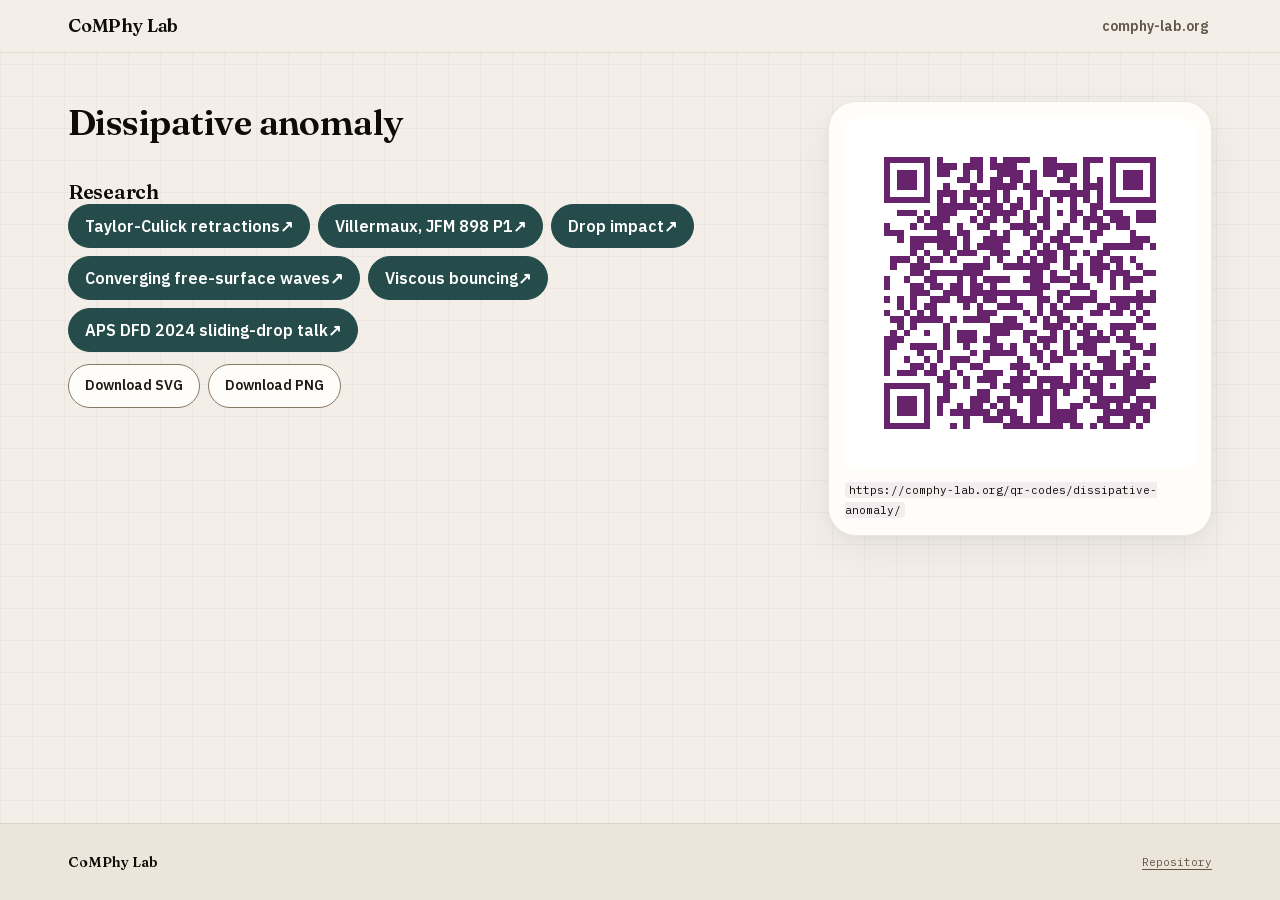
<file: site/dissipative-anomaly/index.html>
<!doctype html>
<html lang="en">
<head>
  <meta charset="utf-8">
  <meta name="viewport" content="width=device-width, initial-scale=1">
  <meta http-equiv="Content-Security-Policy" content="default-src &#x27;none&#x27;; img-src &#x27;self&#x27;; style-src &#x27;self&#x27;; font-src &#x27;self&#x27;; base-uri &#x27;none&#x27;; form-action &#x27;none&#x27;">
  <meta name="referrer" content="no-referrer">
  <title>Dissipative anomaly | CoMPhy Lab QR</title>
  <meta name="description" content="Cases exemplifying dissipative anomaly in free-surface flows as the Ohnesorge number approaches zero.">
  <link rel="canonical" href="https://comphy-lab.org/qr-codes/dissipative-anomaly/">
  <link rel="stylesheet" href="../assets/style.css">
</head>
<body>
  <header class="site-header">
    <div class="header-inner">
      <a class="brand" href="../" aria-label="CoMPhy Lab catalogue">
        <span class="brand-name">CoMPhy Lab</span>
      </a>
      <a class="header-link" href="https://comphy-lab.org/" target="_blank" rel="noopener noreferrer" aria-label="comphy-lab.org (opens in a new tab)">comphy-lab.org</a>
    </div>
  </header>
  <main class="shell">
    <article class="detail">
      <div class="detail-copy">
        <h1>Dissipative anomaly</h1>
        <section class="link-group"><h2>Research</h2>
        <ul class="actions" role="list">
          <li><a class="pill pill--external" href="https://doi.org/10.1017/jfm.2022.671" target="_blank" rel="noopener noreferrer" aria-label="Taylor-Culick retractions (opens in a new tab)">Taylor-Culick retractions</a></li>
          <li><a class="pill pill--external" href="https://doi.org/10.1017/jfm.2020.366" target="_blank" rel="noopener noreferrer" aria-label="Villermaux, JFM 898 P1 (opens in a new tab)">Villermaux, JFM 898 P1</a></li>
          <li><a class="pill pill--external" href="https://arxiv.org/abs/2408.12714" target="_blank" rel="noopener noreferrer" aria-label="Drop impact (opens in a new tab)">Drop impact</a></li>
          <li><a class="pill pill--external" href="https://doi.org/10.48550/arXiv.2406.05416" target="_blank" rel="noopener noreferrer" aria-label="Converging free-surface waves (opens in a new tab)">Converging free-surface waves</a></li>
          <li><a class="pill pill--external" href="https://doi.org/10.1017/jfm.2023.55" target="_blank" rel="noopener noreferrer" aria-label="Viscous bouncing (opens in a new tab)">Viscous bouncing</a></li>
          <li><a class="pill pill--external" href="https://meetings-archive.aps.org/dfd/2024/t10/7" target="_blank" rel="noopener noreferrer" aria-label="APS DFD 2024 sliding-drop talk (opens in a new tab)">APS DFD 2024 sliding-drop talk</a></li>
        </ul></section>
        <ul class="downloads" role="list">
          <li><a class="pill pill--secondary" href="../assets/qr/dissipative-anomaly.svg" download="dissipative-anomaly.svg" aria-label="Download SVG QR code for Dissipative anomaly">Download SVG</a></li>
          <li><a class="pill pill--secondary" href="../assets/qr/dissipative-anomaly.png" download="dissipative-anomaly.png" aria-label="Download PNG QR code for Dissipative anomaly">Download PNG</a></li>
        </ul>
      </div>
      <figure class="qr-panel">
        <div class="qr-frame">
          <img src="../assets/qr/dissipative-anomaly.svg" width="600" height="600" alt="QR code for Dissipative anomaly">
        </div>
        <figcaption><code>https://comphy-lab.org/qr-codes/dissipative-anomaly/</code></figcaption>
      </figure>
    </article>
  </main>
  <footer class="site-footer">
    <div class="footer-inner">
      <a class="footer-mark" href="https://comphy-lab.org/" target="_blank" rel="noopener noreferrer" aria-label="CoMPhy Lab website (opens in a new tab)">CoMPhy Lab</a>
      <p class="footer-meta"><a class="footer-link" href="https://github.com/comphy-lab/qr-codes" target="_blank" rel="noopener noreferrer" aria-label="github.com/comphy-lab/qr-codes (opens in a new tab)">Repository</a></p>
    </div>
  </footer>
</body>
</html>
</file>
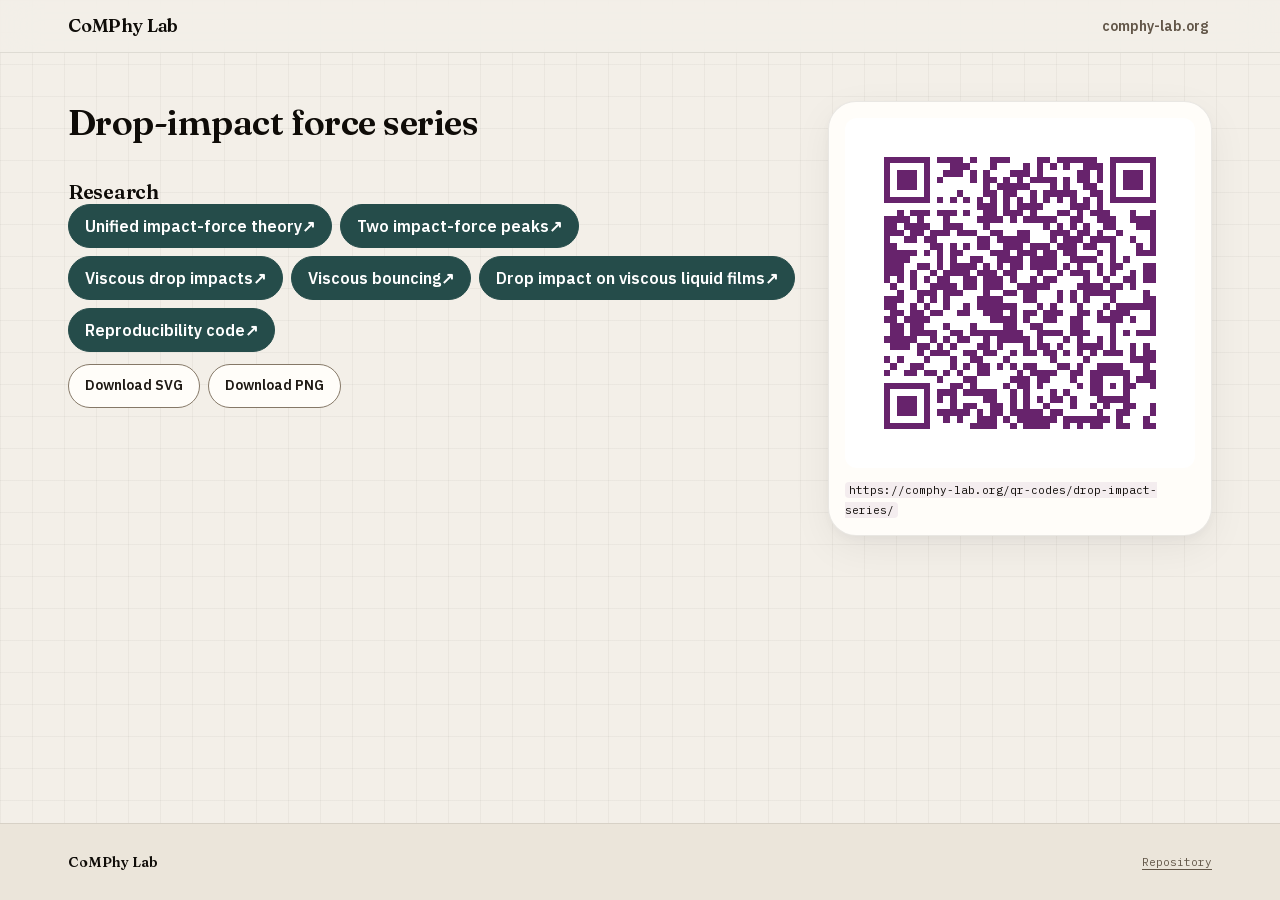
<file: site/drop-impact-series/index.html>
<!doctype html>
<html lang="en">
<head>
  <meta charset="utf-8">
  <meta name="viewport" content="width=device-width, initial-scale=1">
  <meta http-equiv="Content-Security-Policy" content="default-src &#x27;none&#x27;; img-src &#x27;self&#x27;; style-src &#x27;self&#x27;; font-src &#x27;self&#x27;; base-uri &#x27;none&#x27;; form-action &#x27;none&#x27;">
  <meta name="referrer" content="no-referrer">
  <title>Drop-impact force series | CoMPhy Lab QR</title>
  <meta name="description" content="A series of articles elucidating drop-impact forces and related topics.">
  <link rel="canonical" href="https://comphy-lab.org/qr-codes/drop-impact-series/">
  <link rel="stylesheet" href="../assets/style.css">
</head>
<body>
  <header class="site-header">
    <div class="header-inner">
      <a class="brand" href="../" aria-label="CoMPhy Lab catalogue">
        <span class="brand-name">CoMPhy Lab</span>
      </a>
      <a class="header-link" href="https://comphy-lab.org/" target="_blank" rel="noopener noreferrer" aria-label="comphy-lab.org (opens in a new tab)">comphy-lab.org</a>
    </div>
  </header>
  <main class="shell">
    <article class="detail">
      <div class="detail-copy">
        <h1>Drop-impact force series</h1>
        <section class="link-group"><h2>Research</h2>
        <ul class="actions" role="list">
          <li><a class="pill pill--external" href="https://doi.org/10.1103/PhysRevLett.134.104003" target="_blank" rel="noopener noreferrer" aria-label="Unified impact-force theory (opens in a new tab)">Unified impact-force theory</a></li>
          <li><a class="pill pill--external" href="https://doi.org/10.1103/PhysRevLett.129.104501" target="_blank" rel="noopener noreferrer" aria-label="Two impact-force peaks (opens in a new tab)">Two impact-force peaks</a></li>
          <li><a class="pill pill--external" href="https://doi.org/10.1017/jfm.2024.982" target="_blank" rel="noopener noreferrer" aria-label="Viscous drop impacts (opens in a new tab)">Viscous drop impacts</a></li>
          <li><a class="pill pill--external" href="https://doi.org/10.1017/jfm.2023.55" target="_blank" rel="noopener noreferrer" aria-label="Viscous bouncing (opens in a new tab)">Viscous bouncing</a></li>
          <li><a class="pill pill--external" href="https://doi.org/10.1017/jfm.2023.13" target="_blank" rel="noopener noreferrer" aria-label="Drop impact on viscous liquid films (opens in a new tab)">Drop impact on viscous liquid films</a></li>
          <li><a class="pill pill--external" href="https://github.com/VatsalSy/Impact-forces-of-water-drops-falling-on-superhydrophobic-surfaces" target="_blank" rel="noopener noreferrer" aria-label="Reproducibility code (opens in a new tab)">Reproducibility code</a></li>
        </ul></section>
        <ul class="downloads" role="list">
          <li><a class="pill pill--secondary" href="../assets/qr/drop-impact-series.svg" download="drop-impact-series.svg" aria-label="Download SVG QR code for Drop-impact force series">Download SVG</a></li>
          <li><a class="pill pill--secondary" href="../assets/qr/drop-impact-series.png" download="drop-impact-series.png" aria-label="Download PNG QR code for Drop-impact force series">Download PNG</a></li>
        </ul>
      </div>
      <figure class="qr-panel">
        <div class="qr-frame">
          <img src="../assets/qr/drop-impact-series.svg" width="600" height="600" alt="QR code for Drop-impact force series">
        </div>
        <figcaption><code>https://comphy-lab.org/qr-codes/drop-impact-series/</code></figcaption>
      </figure>
    </article>
  </main>
  <footer class="site-footer">
    <div class="footer-inner">
      <a class="footer-mark" href="https://comphy-lab.org/" target="_blank" rel="noopener noreferrer" aria-label="CoMPhy Lab website (opens in a new tab)">CoMPhy Lab</a>
      <p class="footer-meta"><a class="footer-link" href="https://github.com/comphy-lab/qr-codes" target="_blank" rel="noopener noreferrer" aria-label="github.com/comphy-lab/qr-codes (opens in a new tab)">Repository</a></p>
    </div>
  </footer>
</body>
</html>
</file>
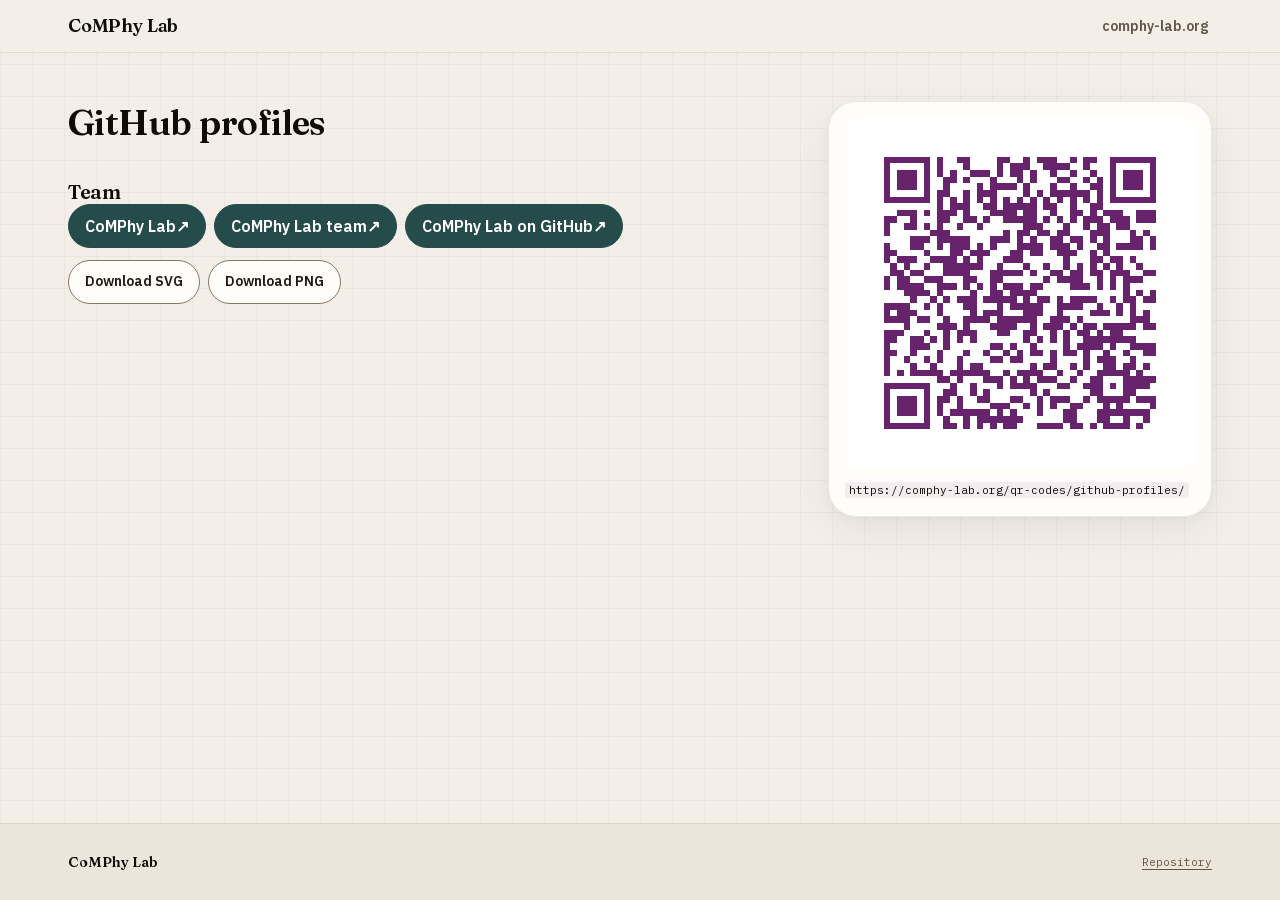
<file: site/github-profiles/index.html>
<!doctype html>
<html lang="en">
<head>
  <meta charset="utf-8">
  <meta name="viewport" content="width=device-width, initial-scale=1">
  <meta http-equiv="Content-Security-Policy" content="default-src &#x27;none&#x27;; img-src &#x27;self&#x27;; style-src &#x27;self&#x27;; font-src &#x27;self&#x27;; base-uri &#x27;none&#x27;; form-action &#x27;none&#x27;">
  <meta name="referrer" content="no-referrer">
  <title>GitHub profiles | CoMPhy Lab QR</title>
  <meta name="description" content="CoMPhy Lab projects, people, and public code.">
  <link rel="canonical" href="https://comphy-lab.org/qr-codes/github-profiles/">
  <link rel="stylesheet" href="../assets/style.css">
</head>
<body>
  <header class="site-header">
    <div class="header-inner">
      <a class="brand" href="../" aria-label="CoMPhy Lab catalogue">
        <span class="brand-name">CoMPhy Lab</span>
      </a>
      <a class="header-link" href="https://comphy-lab.org/" target="_blank" rel="noopener noreferrer" aria-label="comphy-lab.org (opens in a new tab)">comphy-lab.org</a>
    </div>
  </header>
  <main class="shell">
    <article class="detail">
      <div class="detail-copy">
        <h1>GitHub profiles</h1>
        <section class="link-group"><h2>Team</h2>
        <ul class="actions" role="list">
          <li><a class="pill pill--external" href="https://comphy-lab.org/" target="_blank" rel="noopener noreferrer" aria-label="CoMPhy Lab (opens in a new tab)">CoMPhy Lab</a></li>
          <li><a class="pill pill--external" href="https://comphy-lab.org/team/" target="_blank" rel="noopener noreferrer" aria-label="CoMPhy Lab team (opens in a new tab)">CoMPhy Lab team</a></li>
          <li><a class="pill pill--external" href="https://github.com/comphy-lab" target="_blank" rel="noopener noreferrer" aria-label="CoMPhy Lab on GitHub (opens in a new tab)">CoMPhy Lab on GitHub</a></li>
        </ul></section>
        <ul class="downloads" role="list">
          <li><a class="pill pill--secondary" href="../assets/qr/github-profiles.svg" download="github-profiles.svg" aria-label="Download SVG QR code for GitHub profiles">Download SVG</a></li>
          <li><a class="pill pill--secondary" href="../assets/qr/github-profiles.png" download="github-profiles.png" aria-label="Download PNG QR code for GitHub profiles">Download PNG</a></li>
        </ul>
      </div>
      <figure class="qr-panel">
        <div class="qr-frame">
          <img src="../assets/qr/github-profiles.svg" width="600" height="600" alt="QR code for GitHub profiles">
        </div>
        <figcaption><code>https://comphy-lab.org/qr-codes/github-profiles/</code></figcaption>
      </figure>
    </article>
  </main>
  <footer class="site-footer">
    <div class="footer-inner">
      <a class="footer-mark" href="https://comphy-lab.org/" target="_blank" rel="noopener noreferrer" aria-label="CoMPhy Lab website (opens in a new tab)">CoMPhy Lab</a>
      <p class="footer-meta"><a class="footer-link" href="https://github.com/comphy-lab/qr-codes" target="_blank" rel="noopener noreferrer" aria-label="github.com/comphy-lab/qr-codes (opens in a new tab)">Repository</a></p>
    </div>
  </footer>
</body>
</html>
</file>
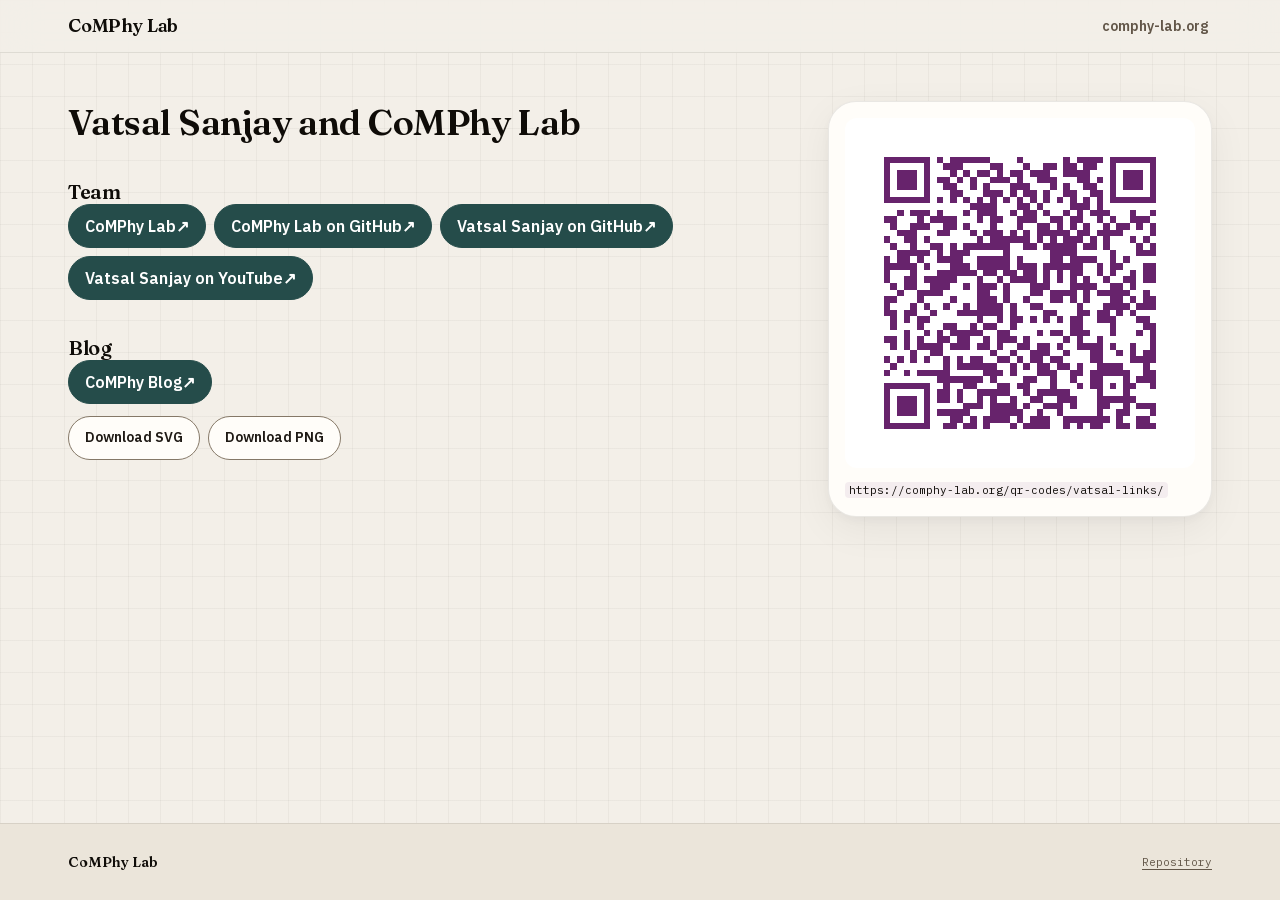
<file: site/vatsal-links/index.html>
<!doctype html>
<html lang="en">
<head>
  <meta charset="utf-8">
  <meta name="viewport" content="width=device-width, initial-scale=1">
  <meta http-equiv="Content-Security-Policy" content="default-src &#x27;none&#x27;; img-src &#x27;self&#x27;; style-src &#x27;self&#x27;; font-src &#x27;self&#x27;; base-uri &#x27;none&#x27;; form-action &#x27;none&#x27;">
  <meta name="referrer" content="no-referrer">
  <title>Vatsal Sanjay and CoMPhy Lab | CoMPhy Lab QR</title>
  <meta name="description" content="Vatsal Sanjay and CoMPhy Lab public sites and profiles.">
  <link rel="canonical" href="https://comphy-lab.org/qr-codes/vatsal-links/">
  <link rel="stylesheet" href="../assets/style.css">
</head>
<body>
  <header class="site-header">
    <div class="header-inner">
      <a class="brand" href="../" aria-label="CoMPhy Lab catalogue">
        <span class="brand-name">CoMPhy Lab</span>
      </a>
      <a class="header-link" href="https://comphy-lab.org/" target="_blank" rel="noopener noreferrer" aria-label="comphy-lab.org (opens in a new tab)">comphy-lab.org</a>
    </div>
  </header>
  <main class="shell">
    <article class="detail">
      <div class="detail-copy">
        <h1>Vatsal Sanjay and CoMPhy Lab</h1>
        <section class="link-group"><h2>Team</h2>
        <ul class="actions" role="list">
          <li><a class="pill pill--external" href="https://comphy-lab.org/" target="_blank" rel="noopener noreferrer" aria-label="CoMPhy Lab (opens in a new tab)">CoMPhy Lab</a></li>
          <li><a class="pill pill--external" href="https://github.com/comphy-lab" target="_blank" rel="noopener noreferrer" aria-label="CoMPhy Lab on GitHub (opens in a new tab)">CoMPhy Lab on GitHub</a></li>
          <li><a class="pill pill--external" href="https://github.com/VatsalSy" target="_blank" rel="noopener noreferrer" aria-label="Vatsal Sanjay on GitHub (opens in a new tab)">Vatsal Sanjay on GitHub</a></li>
          <li><a class="pill pill--external" href="https://www.youtube.com/c/VatsalSanjay" target="_blank" rel="noopener noreferrer" aria-label="Vatsal Sanjay on YouTube (opens in a new tab)">Vatsal Sanjay on YouTube</a></li>
        </ul></section>
        <section class="link-group"><h2>Blog</h2>
        <ul class="actions" role="list">
          <li><a class="pill pill--external" href="https://blogs.comphy-lab.org/" target="_blank" rel="noopener noreferrer" aria-label="CoMPhy Blog (opens in a new tab)">CoMPhy Blog</a></li>
        </ul></section>
        <ul class="downloads" role="list">
          <li><a class="pill pill--secondary" href="../assets/qr/vatsal-links.svg" download="vatsal-links.svg" aria-label="Download SVG QR code for Vatsal Sanjay and CoMPhy Lab">Download SVG</a></li>
          <li><a class="pill pill--secondary" href="../assets/qr/vatsal-links.png" download="vatsal-links.png" aria-label="Download PNG QR code for Vatsal Sanjay and CoMPhy Lab">Download PNG</a></li>
        </ul>
      </div>
      <figure class="qr-panel">
        <div class="qr-frame">
          <img src="../assets/qr/vatsal-links.svg" width="600" height="600" alt="QR code for Vatsal Sanjay and CoMPhy Lab">
        </div>
        <figcaption><code>https://comphy-lab.org/qr-codes/vatsal-links/</code></figcaption>
      </figure>
    </article>
  </main>
  <footer class="site-footer">
    <div class="footer-inner">
      <a class="footer-mark" href="https://comphy-lab.org/" target="_blank" rel="noopener noreferrer" aria-label="CoMPhy Lab website (opens in a new tab)">CoMPhy Lab</a>
      <p class="footer-meta"><a class="footer-link" href="https://github.com/comphy-lab/qr-codes" target="_blank" rel="noopener noreferrer" aria-label="github.com/comphy-lab/qr-codes (opens in a new tab)">Repository</a></p>
    </div>
  </footer>
</body>
</html>
</file>
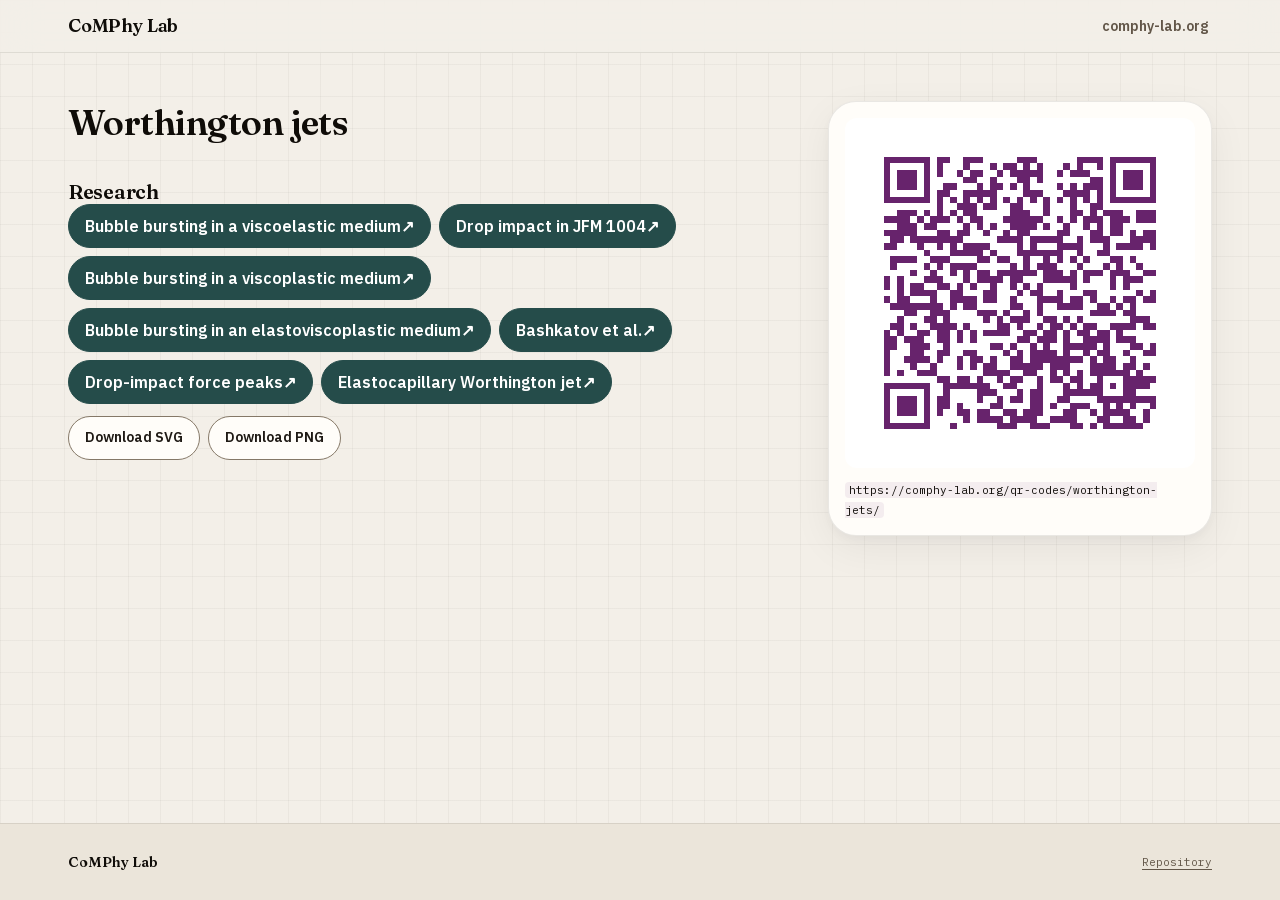
<file: site/worthington-jets/index.html>
<!doctype html>
<html lang="en">
<head>
  <meta charset="utf-8">
  <meta name="viewport" content="width=device-width, initial-scale=1">
  <meta http-equiv="Content-Security-Policy" content="default-src &#x27;none&#x27;; img-src &#x27;self&#x27;; style-src &#x27;self&#x27;; font-src &#x27;self&#x27;; base-uri &#x27;none&#x27;; form-action &#x27;none&#x27;">
  <meta name="referrer" content="no-referrer">
  <title>Worthington jets | CoMPhy Lab QR</title>
  <meta name="description" content="Research on inertial flow focusing in impacting drops, collapsing cavities, and impulsively accelerated interfaces.">
  <link rel="canonical" href="https://comphy-lab.org/qr-codes/worthington-jets/">
  <link rel="stylesheet" href="../assets/style.css">
</head>
<body>
  <header class="site-header">
    <div class="header-inner">
      <a class="brand" href="../" aria-label="CoMPhy Lab catalogue">
        <span class="brand-name">CoMPhy Lab</span>
      </a>
      <a class="header-link" href="https://comphy-lab.org/" target="_blank" rel="noopener noreferrer" aria-label="comphy-lab.org (opens in a new tab)">comphy-lab.org</a>
    </div>
  </header>
  <main class="shell">
    <article class="detail">
      <div class="detail-copy">
        <h1>Worthington jets</h1>
        <section class="link-group"><h2>Research</h2>
        <ul class="actions" role="list">
          <li><a class="pill pill--external" href="https://arxiv.org/abs/2408.05089" target="_blank" rel="noopener noreferrer" aria-label="Bubble bursting in a viscoelastic medium (opens in a new tab)">Bubble bursting in a viscoelastic medium</a></li>
          <li><a class="pill pill--external" href="https://doi.org/10.1017/jfm.2024.982" target="_blank" rel="noopener noreferrer" aria-label="Drop impact in JFM 1004 (opens in a new tab)">Drop impact in JFM 1004</a></li>
          <li><a class="pill pill--external" href="https://doi.org/10.1017/jfm.2021.489" target="_blank" rel="noopener noreferrer" aria-label="Bubble bursting in a viscoplastic medium (opens in a new tab)">Bubble bursting in a viscoplastic medium</a></li>
          <li><a class="pill pill--external" href="https://doi.org/10.1017/jfm.2024.1073" target="_blank" rel="noopener noreferrer" aria-label="Bubble bursting in an elastoviscoplastic medium (opens in a new tab)">Bubble bursting in an elastoviscoplastic medium</a></li>
          <li><a class="pill pill--external" href="https://arxiv.org/abs/2409.00515" target="_blank" rel="noopener noreferrer" aria-label="Bashkatov et al. (opens in a new tab)">Bashkatov et al.</a></li>
          <li><a class="pill pill--external" href="https://doi.org/10.1103/PhysRevLett.129.104501" target="_blank" rel="noopener noreferrer" aria-label="Drop-impact force peaks (opens in a new tab)">Drop-impact force peaks</a></li>
          <li><a class="pill pill--external" href="https://arxiv.org/abs/2207.07928" target="_blank" rel="noopener noreferrer" aria-label="Elastocapillary Worthington jet (opens in a new tab)">Elastocapillary Worthington jet</a></li>
        </ul></section>
        <ul class="downloads" role="list">
          <li><a class="pill pill--secondary" href="../assets/qr/worthington-jets.svg" download="worthington-jets.svg" aria-label="Download SVG QR code for Worthington jets">Download SVG</a></li>
          <li><a class="pill pill--secondary" href="../assets/qr/worthington-jets.png" download="worthington-jets.png" aria-label="Download PNG QR code for Worthington jets">Download PNG</a></li>
        </ul>
      </div>
      <figure class="qr-panel">
        <div class="qr-frame">
          <img src="../assets/qr/worthington-jets.svg" width="600" height="600" alt="QR code for Worthington jets">
        </div>
        <figcaption><code>https://comphy-lab.org/qr-codes/worthington-jets/</code></figcaption>
      </figure>
    </article>
  </main>
  <footer class="site-footer">
    <div class="footer-inner">
      <a class="footer-mark" href="https://comphy-lab.org/" target="_blank" rel="noopener noreferrer" aria-label="CoMPhy Lab website (opens in a new tab)">CoMPhy Lab</a>
      <p class="footer-meta"><a class="footer-link" href="https://github.com/comphy-lab/qr-codes" target="_blank" rel="noopener noreferrer" aria-label="github.com/comphy-lab/qr-codes (opens in a new tab)">Repository</a></p>
    </div>
  </footer>
</body>
</html>
</file>
<file: site/assets/style.css>
/* latin-ext */
@font-face {
  font-family: 'Fraunces';
  font-style: normal;
  font-weight: 600;
  font-display: swap;
  src: url(fonts/fraunces-normal-600-latin-ext.woff2) format('woff2');
  unicode-range: U+0100-02BA, U+02BD-02C5, U+02C7-02CC, U+02CE-02D7, U+02DD-02FF, U+0304, U+0308, U+0329, U+1D00-1DBF, U+1E00-1E9F, U+1EF2-1EFF, U+2020, U+20A0-20AB, U+20AD-20C0, U+2113, U+2C60-2C7F, U+A720-A7FF;
}

/* latin */
@font-face {
  font-family: 'Fraunces';
  font-style: normal;
  font-weight: 600;
  font-display: swap;
  src: url(fonts/fraunces-normal-600-latin.woff2) format('woff2');
  unicode-range: U+0000-00FF, U+0131, U+0152-0153, U+02BB-02BC, U+02C6, U+02DA, U+02DC, U+0304, U+0308, U+0329, U+2000-206F, U+20AC, U+2122, U+2191, U+2193, U+2212, U+2215, U+FEFF, U+FFFD;
}

/* latin-ext */
@font-face {
  font-family: 'Cormorant Garamond';
  font-style: italic;
  font-weight: 500;
  font-display: swap;
  src: url(fonts/cormorant-garamond-italic-500-latin-ext.woff2) format('woff2');
  unicode-range: U+0100-02BA, U+02BD-02C5, U+02C7-02CC, U+02CE-02D7, U+02DD-02FF, U+0304, U+0308, U+0329, U+1D00-1DBF, U+1E00-1E9F, U+1EF2-1EFF, U+2020, U+20A0-20AB, U+20AD-20C0, U+2113, U+2C60-2C7F, U+A720-A7FF;
}

/* latin */
@font-face {
  font-family: 'Cormorant Garamond';
  font-style: italic;
  font-weight: 500;
  font-display: swap;
  src: url(fonts/cormorant-garamond-italic-500-latin.woff2) format('woff2');
  unicode-range: U+0000-00FF, U+0131, U+0152-0153, U+02BB-02BC, U+02C6, U+02DA, U+02DC, U+0304, U+0308, U+0329, U+2000-206F, U+20AC, U+2122, U+2191, U+2193, U+2212, U+2215, U+FEFF, U+FFFD;
}

/* latin-ext */
@font-face {
  font-family: 'IBM Plex Sans';
  font-style: normal;
  font-weight: 400;
  font-display: swap;
  src: url(fonts/ibm-plex-sans-normal-400-latin-ext.woff2) format('woff2');
  unicode-range: U+0100-02BA, U+02BD-02C5, U+02C7-02CC, U+02CE-02D7, U+02DD-02FF, U+0304, U+0308, U+0329, U+1D00-1DBF, U+1E00-1E9F, U+1EF2-1EFF, U+2020, U+20A0-20AB, U+20AD-20C0, U+2113, U+2C60-2C7F, U+A720-A7FF;
}

/* latin */
@font-face {
  font-family: 'IBM Plex Sans';
  font-style: normal;
  font-weight: 400;
  font-display: swap;
  src: url(fonts/ibm-plex-sans-normal-400-latin.woff2) format('woff2');
  unicode-range: U+0000-00FF, U+0131, U+0152-0153, U+02BB-02BC, U+02C6, U+02DA, U+02DC, U+0304, U+0308, U+0329, U+2000-206F, U+20AC, U+2122, U+2191, U+2193, U+2212, U+2215, U+FEFF, U+FFFD;
}

/* latin-ext */
@font-face {
  font-family: 'IBM Plex Sans';
  font-style: normal;
  font-weight: 600;
  font-display: swap;
  src: url(fonts/ibm-plex-sans-normal-600-latin-ext.woff2) format('woff2');
  unicode-range: U+0100-02BA, U+02BD-02C5, U+02C7-02CC, U+02CE-02D7, U+02DD-02FF, U+0304, U+0308, U+0329, U+1D00-1DBF, U+1E00-1E9F, U+1EF2-1EFF, U+2020, U+20A0-20AB, U+20AD-20C0, U+2113, U+2C60-2C7F, U+A720-A7FF;
}

/* latin */
@font-face {
  font-family: 'IBM Plex Sans';
  font-style: normal;
  font-weight: 600;
  font-display: swap;
  src: url(fonts/ibm-plex-sans-normal-600-latin.woff2) format('woff2');
  unicode-range: U+0000-00FF, U+0131, U+0152-0153, U+02BB-02BC, U+02C6, U+02DA, U+02DC, U+0304, U+0308, U+0329, U+2000-206F, U+20AC, U+2122, U+2191, U+2193, U+2212, U+2215, U+FEFF, U+FFFD;
}

/* latin-ext */
@font-face {
  font-family: 'IBM Plex Mono';
  font-style: normal;
  font-weight: 400;
  font-display: swap;
  src: url(fonts/ibm-plex-mono-normal-400-latin-ext.woff2) format('woff2');
  unicode-range: U+0100-02BA, U+02BD-02C5, U+02C7-02CC, U+02CE-02D7, U+02DD-02FF, U+0304, U+0308, U+0329, U+1D00-1DBF, U+1E00-1E9F, U+1EF2-1EFF, U+2020, U+20A0-20AB, U+20AD-20C0, U+2113, U+2C60-2C7F, U+A720-A7FF;
}

/* latin */
@font-face {
  font-family: 'IBM Plex Mono';
  font-style: normal;
  font-weight: 400;
  font-display: swap;
  src: url(fonts/ibm-plex-mono-normal-400-latin.woff2) format('woff2');
  unicode-range: U+0000-00FF, U+0131, U+0152-0153, U+02BB-02BC, U+02C6, U+02DA, U+02DC, U+0304, U+0308, U+0329, U+2000-206F, U+20AC, U+2122, U+2191, U+2193, U+2212, U+2215, U+FEFF, U+FFFD;
}

/* =============================================================
   CoMPhy Lab QR catalogue. Generated by scripts/generate.py.
   Do not hand-edit: site/ is build output.
   Self-hosted faces are SIL OFL; see assets/fonts/OFL.txt.
   ============================================================= */

:root {
  color-scheme: light dark;

  /* ---------- Brand hues ---------- */
  --c-brand-purple: #68236d;
  /* Design-system hero stops, with stop 1 deepened from #ff6b6b so every
     stop clears 3:1 for large text on the paper (2.42 was below). */
  --hero-grad-1: #e2555b;
  --hero-grad-2: #68236d;
  --hero-grad-3: #4c6ef5;
  --hero-grad-4: #2d1b69;

  /* ---------- Interactive accent (the only one) ---------- */
  --c-accent-teal: #254c4a;
  --c-accent-teal-fg: #ffffff;
  --c-accent-teal-hover: #1d3c3a;

  /* ---------- Paper + ink ---------- */
  --c-paper: #f3efe8;
  --c-paper-tint: #ebe5da;
  --c-surface-strong: #fffdf9;
  --c-surface: var(--c-surface-strong);

  --fg-strong: #0f0c08;
  --fg-1: #1f1a15;
  --fg-2: #625648;
  --fg-3: #857867;

  --c-border: rgba(15, 12, 8, 0.09);
  --c-border-strong: rgba(15, 12, 8, 0.18);

  --grid-line: rgba(15, 12, 8, 0.035);
  --eyebrow-fg: #68236d;
  --code-bg: color-mix(in srgb, var(--c-brand-purple) 7%, transparent);
  --code-fg: var(--fg-strong);

  /* ---------- Typography ---------- */
  --t-display: 'Cormorant Garamond', 'Fraunces', Georgia, serif;
  --t-serif: 'Fraunces', 'Source Serif 4', 'Iowan Old Style', Georgia, serif;
  --t-sans: 'IBM Plex Sans', -apple-system, BlinkMacSystemFont, 'Segoe UI', Roboto, sans-serif;
  --t-mono: 'IBM Plex Mono', ui-monospace, 'SF Mono', Menlo, monospace;

  --t-hero: clamp(36px, 4.5vw, 60px);
  --t-h1: clamp(28px, 3.4vw, 36px);
  --t-h2: clamp(22px, 2.6vw, 28px);
  --t-h3: 20px;
  --t-body-lg: 18px;
  --t-body: 16px;
  --t-small: 14px;
  --t-eyebrow: 12px;

  --t-track-tight: -0.01em;
  --t-track-wide: 0.08em;

  /* ---------- Spacing, radius, shadow ---------- */
  --s-1: 4px;
  --s-2: 8px;
  --s-3: 12px;
  --s-4: 16px;
  --s-5: 24px;
  --s-6: 32px;
  --s-7: 48px;
  --s-8: 64px;

  --r-sm: 12px;
  --r-md: 18px;
  --r-lg: 28px;
  --r-pill: 999px;

  --shadow-sm: 0 1px 2px rgba(15, 12, 8, 0.04), 0 1px 3px rgba(15, 12, 8, 0.06);
  --shadow-md: 0 4px 10px rgba(15, 12, 8, 0.06), 0 2px 4px rgba(15, 12, 8, 0.04);
  --shadow-soft: 0 12px 40px rgba(15, 12, 8, 0.06), 0 4px 12px rgba(15, 12, 8, 0.04);

  /* ---------- Layout + motion ---------- */
  --maxw-page: 1200px;
  --maxw-read: 68ch;
  --shell-pad: 14px;
  --tap: 44px;
  --ease: cubic-bezier(0.2, 0.6, 0.2, 1);
  --dur-fast: 160ms;
}

@media (prefers-color-scheme: dark) {
  :root {
    --c-paper: #12100d;
    --c-paper-tint: #1a1713;
    --c-surface-strong: #1c1915;

    --fg-strong: #f8f4ec;
    --fg-1: #e6dfd0;
    --fg-2: #9a8e7d;
    --fg-3: #6e6455;

    --c-border: rgba(248, 244, 236, 0.08);
    --c-border-strong: rgba(248, 244, 236, 0.16);

    --grid-line: rgba(248, 244, 236, 0.04);
    --eyebrow-fg: #c09bc4;
    /* Lift the two darkest hero stops on dark paper (1.85 and 1.33 otherwise). */
    --hero-grad-2: #c09bc4;
    --hero-grad-4: #9b8cf2;
    --code-bg: color-mix(in srgb, var(--c-brand-purple) 22%, transparent);
    --code-fg: #f1dcf4;

    --c-accent-teal: #6ac2bd;
    --c-accent-teal-fg: #0f1c1b;
    --c-accent-teal-hover: #88d2ce;

    --shadow-sm: 0 1px 2px rgba(0, 0, 0, 0.4);
    --shadow-md: 0 4px 10px rgba(0, 0, 0, 0.45);
    --shadow-soft: 0 12px 40px rgba(0, 0, 0, 0.5);
  }
}

/* =============================================================
   Base
   ============================================================= */

*,
*::before,
*::after { box-sizing: border-box; }

html {
  min-width: 20rem;
  overflow-x: clip;
  -webkit-text-size-adjust: 100%;
  scroll-padding-top: 7rem;
}

body {
  margin: 0;
  overflow-x: clip;
  /* Column flow so the footer strip reaches the bottom of a short page. */
  display: flex;
  flex-direction: column;
  min-height: 100vh;
  position: relative;
  background: var(--c-paper);
  color: var(--fg-1);
  font-family: var(--t-sans);
  font-size: var(--t-body);
  line-height: 1.6;
  -webkit-font-smoothing: antialiased;
}

/* Soft grid overlay: the only decoration, and it never takes a click. */
body::before {
  content: "";
  position: fixed;
  inset: 0;
  z-index: 0;
  pointer-events: none;
  background-image:
    linear-gradient(to right, var(--grid-line) 1px, transparent 1px),
    linear-gradient(to bottom, var(--grid-line) 1px, transparent 1px);
  background-size: 24px 24px;
}

a {
  color: inherit;
  text-decoration: none;
  -webkit-tap-highlight-color: transparent;
}

a:focus-visible {
  outline: 3px solid var(--c-accent-teal);
  outline-offset: 3px;
}

strong { color: inherit; }

h1,
h2,
h3 {
  margin: 0;
  color: var(--fg-strong);
  font-family: var(--t-serif);
  font-weight: 600;
  line-height: 1.2;
  letter-spacing: -0.015em;
}

h1 { font-size: var(--t-h1); }
h2 { font-size: var(--t-h2); }

code {
  padding: 0.08em 0.35em;
  border-radius: 4px;
  background: var(--code-bg);
  color: var(--code-fg);
  font-family: var(--t-mono);
  font-size: 0.92em;
  overflow-wrap: anywhere;
}

.eyebrow {
  margin: 0;
  color: var(--eyebrow-fg);
  font-family: var(--t-sans);
  font-size: var(--t-eyebrow);
  font-weight: 600;
  letter-spacing: var(--t-track-wide);
  text-transform: uppercase;
}

.lede {
  margin: 0;
  max-width: var(--maxw-read);
  color: var(--fg-2);
  font-size: var(--t-body-lg);
  line-height: 1.55;
}

.quiet {
  color: var(--fg-2);
  list-style: none;
}

.shell {
  position: relative;
  z-index: 1;
  flex: 1 0 auto;
  width: 100%;
  max-width: var(--maxw-page);
  margin: 0 auto;
  padding: var(--s-6) var(--shell-pad) var(--s-8);
}

/* =============================================================
   Header
   ============================================================= */

.site-header {
  position: sticky;
  top: 0;
  z-index: 20;
  border-bottom: 1px solid var(--c-border);
  background: color-mix(in srgb, var(--c-paper) 86%, transparent);
  backdrop-filter: blur(18px);
  -webkit-backdrop-filter: blur(18px);
}

.header-inner {
  display: grid;
  grid-template-columns: auto auto;
  align-items: center;
  gap: 0 var(--s-3);
  max-width: var(--maxw-page);
  margin: 0 auto;
  padding: var(--s-1) var(--shell-pad);
}

.brand {
  grid-column: 1;
  display: inline-flex;
  align-items: center;
  gap: var(--s-2);
  min-height: var(--tap);
  color: var(--fg-strong);
}

.brand-mark {
  display: inline-grid;
  place-items: center;
  width: 2rem;
  height: 2rem;
  border-radius: var(--r-pill);
  background: var(--c-accent-teal);
  color: var(--c-accent-teal-fg);
  font-family: var(--t-display);
  font-style: italic;
  font-size: var(--t-h3);
  line-height: 1;
}

.brand-name {
  font-family: var(--t-serif);
  font-weight: 600;
  font-size: var(--t-body-lg);
  letter-spacing: var(--t-track-tight);
}

.header-link {
  grid-column: -2;
  grid-row: 1;
  justify-self: end;
  display: inline-flex;
  align-items: center;
  min-height: var(--tap);
  padding: 0 var(--s-1);
  color: var(--fg-2);
  font-size: var(--t-small);
  font-weight: 600;
}

.jump {
  grid-column: 1 / -1;
  grid-row: 2;
  display: flex;
  gap: var(--s-2);
  overflow-x: auto;
  overscroll-behavior-x: contain;
  padding-bottom: var(--s-2);
  scrollbar-width: none;
}

.jump a {
  flex: none;
  display: inline-flex;
  align-items: center;
  min-height: var(--tap);
  padding: 0 var(--s-4);
  border: 1px solid var(--c-border-strong);
  border-radius: var(--r-pill);
  background: var(--c-surface);
  color: var(--fg-1);
  font-size: var(--t-small);
  font-weight: 600;
  white-space: nowrap;
}

/* =============================================================
   Index
   ============================================================= */

.hero {
  display: grid;
  gap: var(--s-3);
}

.hero-title {
  margin: 0;
  max-width: 26ch;
  font-family: var(--t-display);
  font-style: italic;
  font-weight: 500;
  font-size: var(--t-hero);
  line-height: 1.02;
  letter-spacing: -0.015em;
  background: linear-gradient(
    90deg,
    var(--hero-grad-1) 0%,
    var(--hero-grad-2) 45%,
    var(--hero-grad-3) 55%,
    var(--hero-grad-4) 100%
  );
  -webkit-background-clip: text;
  background-clip: text;
  -webkit-text-fill-color: transparent;
  color: transparent;
}

/* Clipped gradient type has no forced-colours meaning; fall back to ink. */
@media (forced-colors: active) {
  .hero-title {
    background: none;
    -webkit-text-fill-color: CanvasText;
    color: CanvasText;
  }
}

.group { margin-top: var(--s-7); }

.group-head {
  display: grid;
  gap: var(--s-1);
  margin-bottom: var(--s-4);
}

.group-intro {
  margin: 0;
  max-width: var(--maxw-read);
  color: var(--fg-2);
  font-size: var(--t-small);
}

.card-grid {
  display: grid;
  grid-template-columns: repeat(auto-fill, minmax(min(100%, 300px), 1fr));
  gap: 14px;
  margin: 0;
  padding: 0;
  list-style: none;
}

/* Flex column rather than grid so a short card still pins its action row to
   the bottom edge instead of leaving a void (audit M5). */
.card {
  display: flex;
  flex-direction: column;
  gap: var(--s-2);
  padding: var(--s-4) 0;
  border-bottom: 1px solid var(--c-border-strong);
}

.card h3 {
  font-size: 18px;
  line-height: 1.25;
  letter-spacing: var(--t-track-tight);
  overflow-wrap: anywhere;
}

.card-summary {
  margin: 0;
  color: var(--fg-2);
  font-size: var(--t-small);
  line-height: 1.5;
}

.card-foot {
  display: flex;
  flex-wrap: wrap;
  align-items: center;
  gap: var(--s-2);
  margin-top: auto;
  padding-top: var(--s-2);
}

.link-group { margin-top: var(--s-5); }
.link-group h2 { font-size: var(--t-h3); }

.logo-grid {
  display: grid;
  grid-template-columns: repeat(auto-fit, minmax(min(100%, 240px), 1fr));
  gap: var(--s-5);
  padding: 0;
  margin: var(--s-5) 0 0;
  list-style: none;
}

.logo { min-width: 0; }
.logo h3 { font-size: var(--t-h3); }
.logo img {
  display: block;
  width: 100%;
  height: 220px;
  object-fit: contain;
  padding: var(--s-4);
  margin-top: var(--s-3);
  background: #fff;
}

/* =============================================================
   Pills — the single interactive shape
   ============================================================= */

.pill {
  display: inline-flex;
  align-items: center;
  justify-content: center;
  min-height: var(--tap);
  padding: 0 var(--s-4);
  border: 1px solid var(--c-accent-teal);
  border-radius: var(--r-pill);
  background: var(--c-accent-teal);
  color: var(--c-accent-teal-fg);
  font-size: var(--t-small);
  font-weight: 600;
  line-height: 1.25;
  text-align: center;
}

.pill--secondary {
  border-color: var(--fg-3);
  background: var(--c-surface-strong);
  color: var(--fg-1);
}

/* Decorative; every external pill also carries an aria-label. */
.pill--external::after { content: " \2197"; }

/* =============================================================
   Detail page
   ============================================================= */

.detail {
  display: grid;
  gap: var(--s-5);
}

.detail-copy {
  display: grid;
  gap: var(--s-3);
  align-content: start;
}

.actions,
.downloads {
  display: flex;
  flex-wrap: wrap;
  gap: var(--s-2);
  margin: 0;
  padding: 0;
  list-style: none;
}

.actions .pill { font-size: var(--t-body); }

.qr-panel {
  margin: 0;
  max-width: 14rem;
  padding: var(--s-4);
  border: 1px solid var(--c-border);
  border-radius: var(--r-lg);
  background: var(--c-surface-strong);
  box-shadow: var(--shadow-soft);
}

/* The quiet zone stays white in both themes so cameras can still read it. */
.qr-frame {
  padding: 12px;
  border-radius: var(--r-sm);
  background: #fff;
}

.qr-panel img {
  display: block;
  width: 100%;
  height: auto;
}

.qr-panel figcaption {
  margin-top: var(--s-3);
  color: var(--fg-2);
  font-size: var(--t-eyebrow);
  line-height: 1.6;
}

.stub {
  display: grid;
  gap: var(--s-3);
  /* The shell flexes to fill the viewport; keep the rows packed at the top
     instead of letting grid stretch them across the page. */
  align-content: start;
  justify-items: start;
  max-width: var(--maxw-read);
}

.stub p { margin: 0; }

/* =============================================================
   Footer
   ============================================================= */

.site-footer {
  position: relative;
  z-index: 1;
  flex: none;
  margin-top: var(--s-7);
  border-top: 1px solid var(--c-border);
  background: var(--c-paper-tint);
}

.footer-inner {
  display: flex;
  flex-direction: column;
  align-items: flex-start;
  gap: var(--s-2);
  max-width: var(--maxw-page);
  margin: 0 auto;
  padding: var(--s-4) var(--shell-pad);
}

.footer-mark {
  display: inline-flex;
  align-items: center;
  min-height: var(--tap);
  color: var(--fg-strong);
  font-family: var(--t-serif);
  font-size: var(--t-small);
  font-weight: 600;
}

.footer-meta {
  margin: 0;
  color: var(--fg-2);
  font-family: var(--t-mono);
  font-size: 11px;
  line-height: 1.5;
}

.footer-link {
  display: inline-flex;
  align-items: center;
  min-height: var(--tap);
  text-decoration: underline;
  text-underline-offset: 3px;
}

/* =============================================================
   Interaction — hover only where a real pointer exists
   ============================================================= */

@media (hover: hover) and (pointer: fine) {
  .pill,
  .card,
  .jump a,
  .brand-name,
  .header-link,
  .footer-mark,
  .footer-link {
    transition:
      background var(--dur-fast) var(--ease),
      border-color var(--dur-fast) var(--ease),
      box-shadow var(--dur-fast) var(--ease),
      color var(--dur-fast) var(--ease);
  }

  .pill:hover {
    border-color: var(--c-accent-teal-hover);
    background: var(--c-accent-teal-hover);
  }

  .pill--secondary:hover {
    border-color: var(--c-accent-teal);
    background: var(--c-surface-strong);
    color: var(--c-accent-teal);
  }

  .card:hover,
  .card:focus-within {
    border-color: color-mix(in srgb, var(--c-accent-teal) 45%, var(--c-border-strong));
  }

  .jump a:hover {
    border-color: var(--c-accent-teal);
    color: var(--c-accent-teal);
  }

  .brand:hover .brand-name,
  .header-link:hover,
  .footer-mark:hover,
  .footer-link:hover { color: var(--c-accent-teal); }
}

@media (prefers-reduced-motion: reduce) {
  * { transition: none !important; }
}

/* =============================================================
   Responsive steps
   ============================================================= */

@media (min-width: 721px) {
  body::before { background-size: 32px 32px; }

  .header-inner {
    grid-template-columns: auto auto;
    gap: 0 var(--s-5);
    padding: var(--s-1) 28px;
  }

  .jump {
    grid-column: 1 / -1;
    grid-row: 2;
    justify-self: start;
    max-width: 100%;
    overflow-x: auto;
    padding-bottom: 0;
  }

  .shell { padding-left: 28px; padding-right: 28px; }

  .footer-inner {
    flex-direction: row;
    align-items: center;
    justify-content: space-between;
    gap: var(--s-5);
    padding-left: 28px;
    padding-right: 28px;
  }

  .footer-meta { text-align: right; }
}

/* The QR panel only earns a column of its own once the copy keeps 16rem. */
@media (min-width: 900px) {
  .detail {
    grid-template-columns: minmax(0, 1fr) minmax(16rem, 24rem);
    align-items: start;
    gap: var(--s-6);
  }

  .qr-panel { max-width: none; }
}

@media (min-width: 1100px) {
  .shell { padding-top: var(--s-7); }

  .group { margin-top: var(--s-8); }
}
</file>
